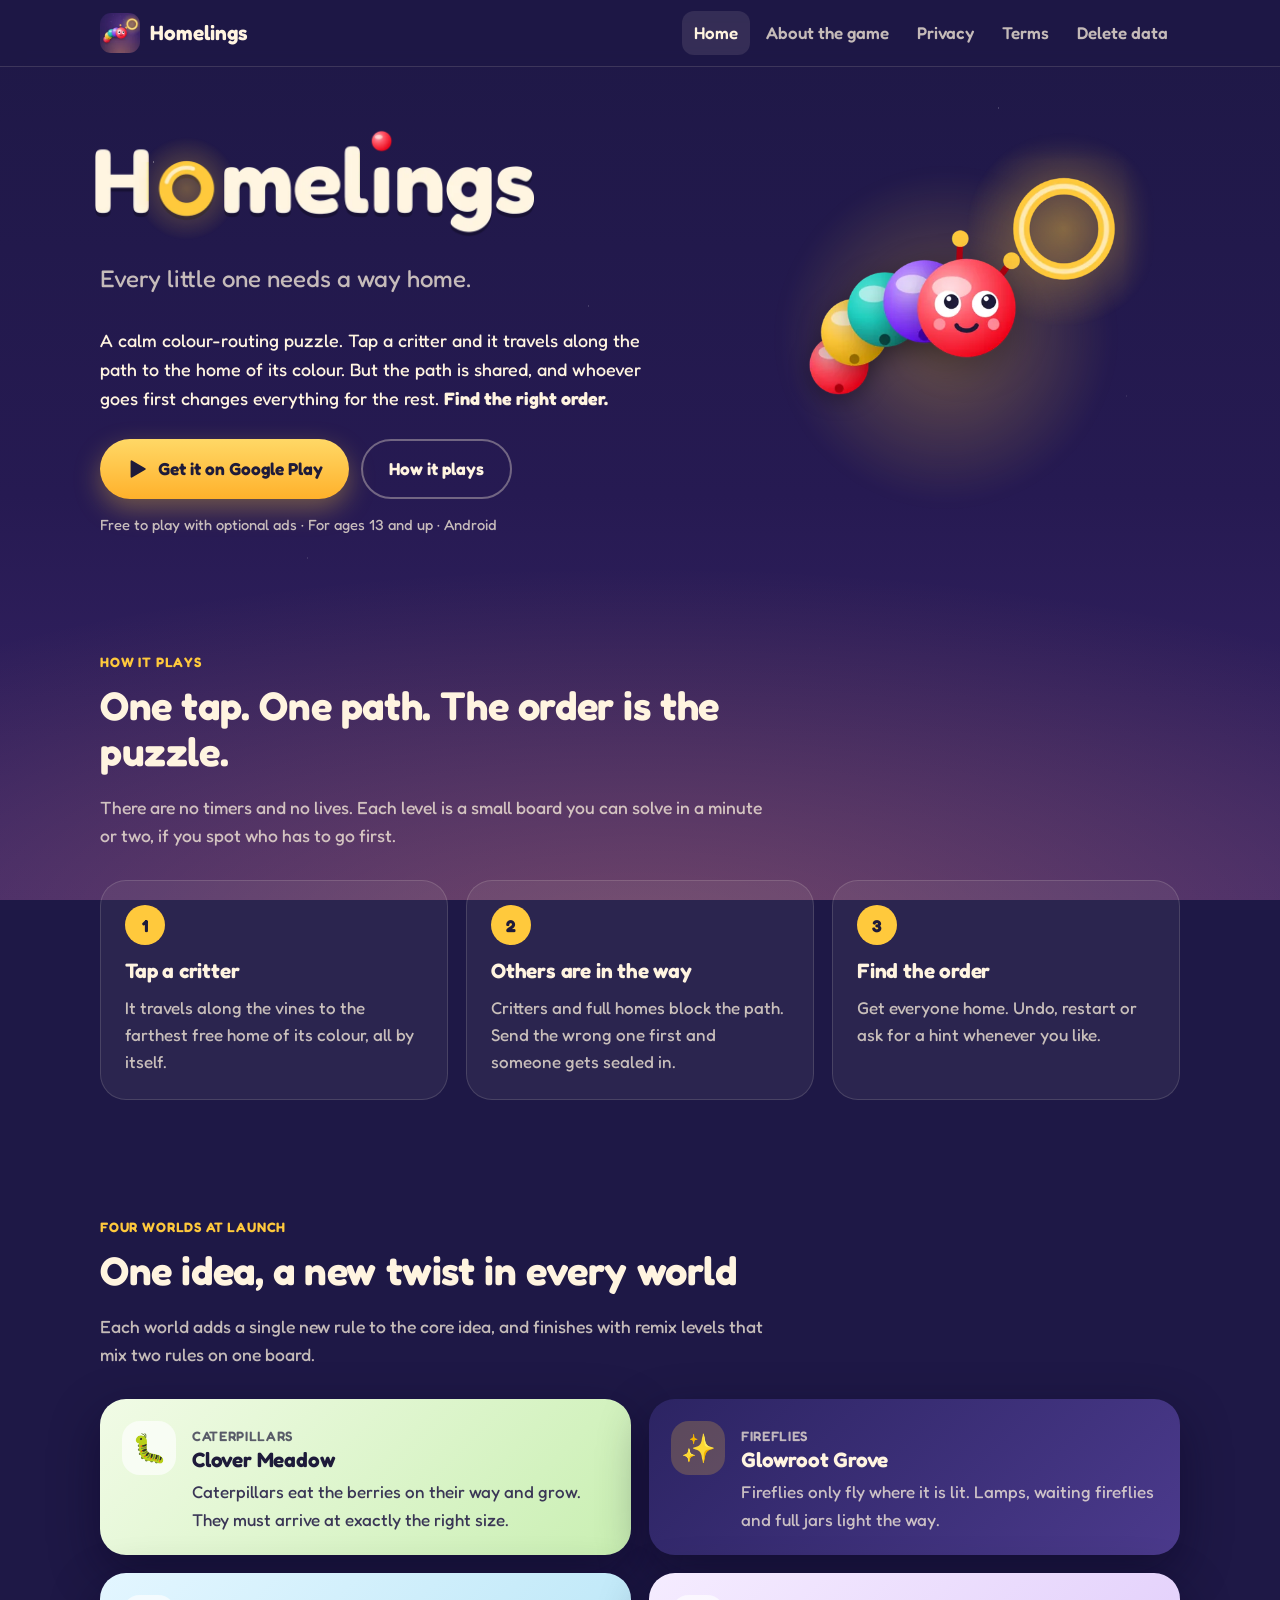
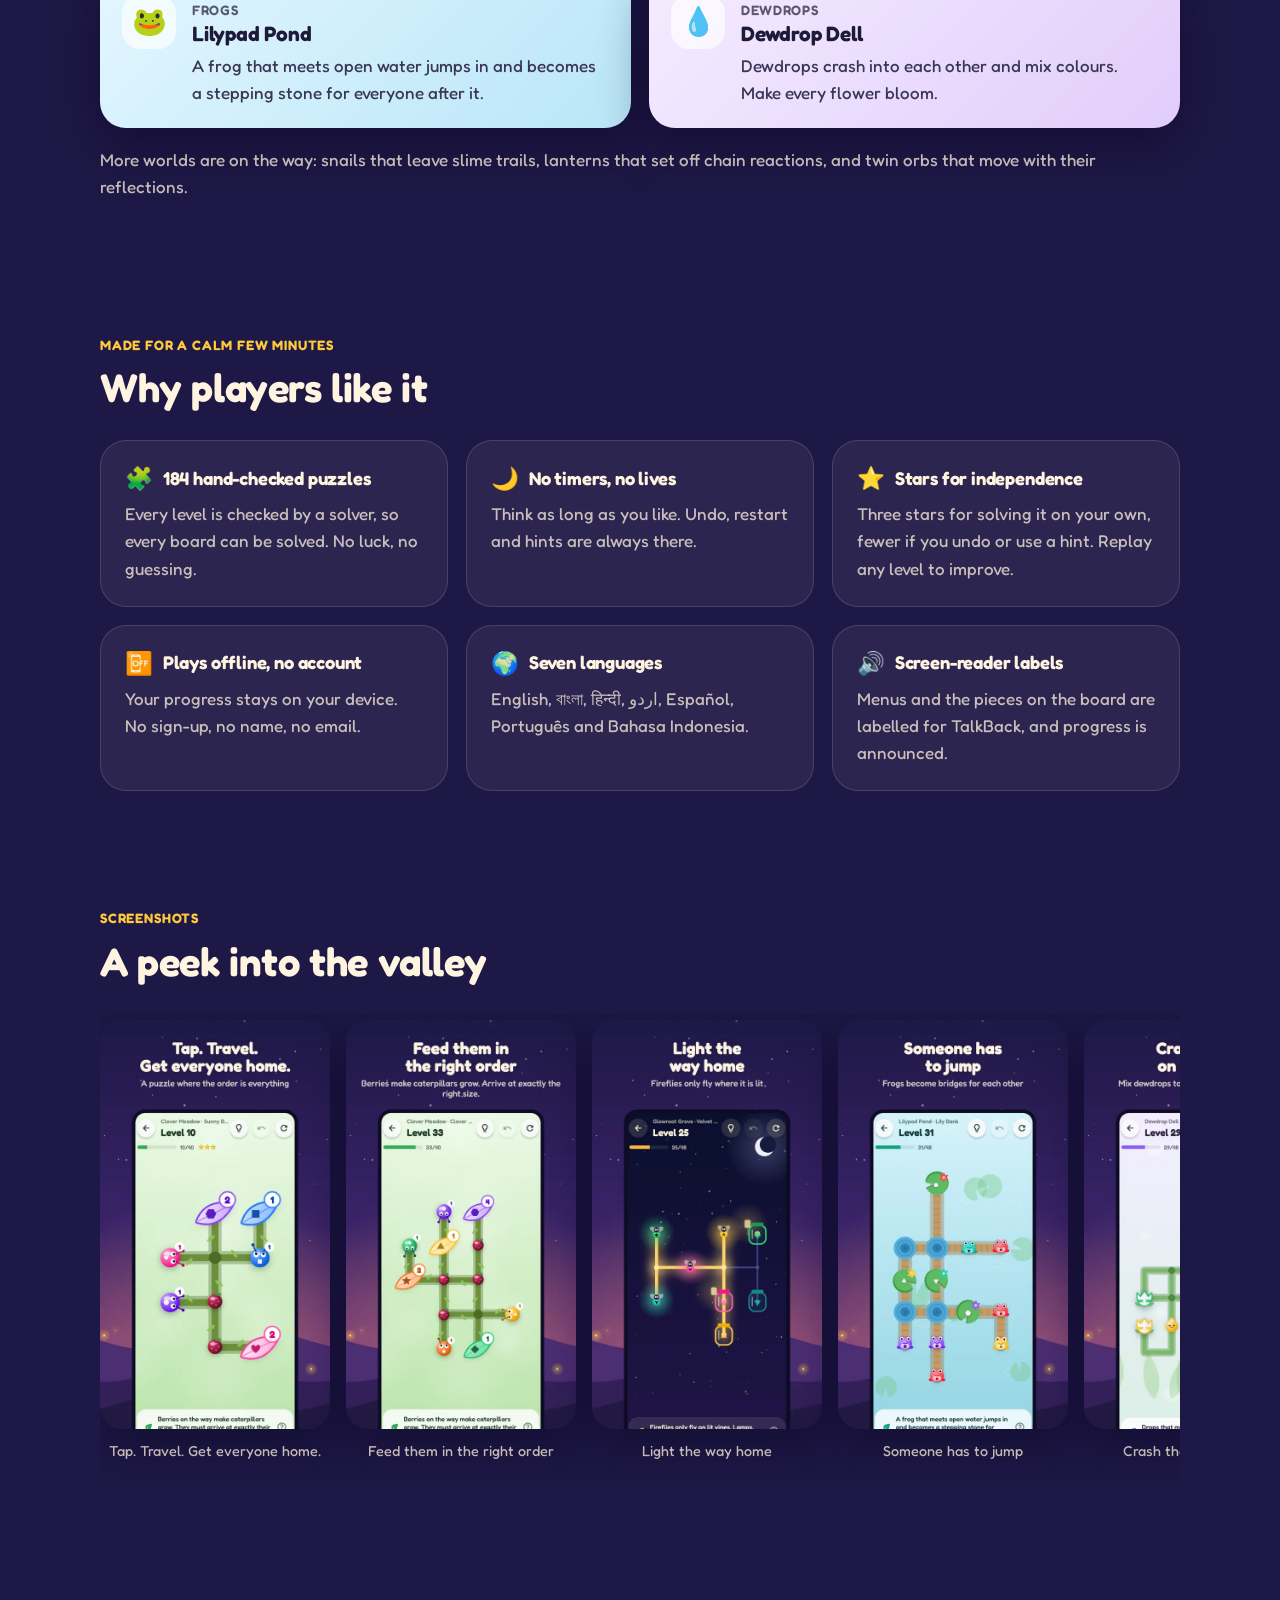
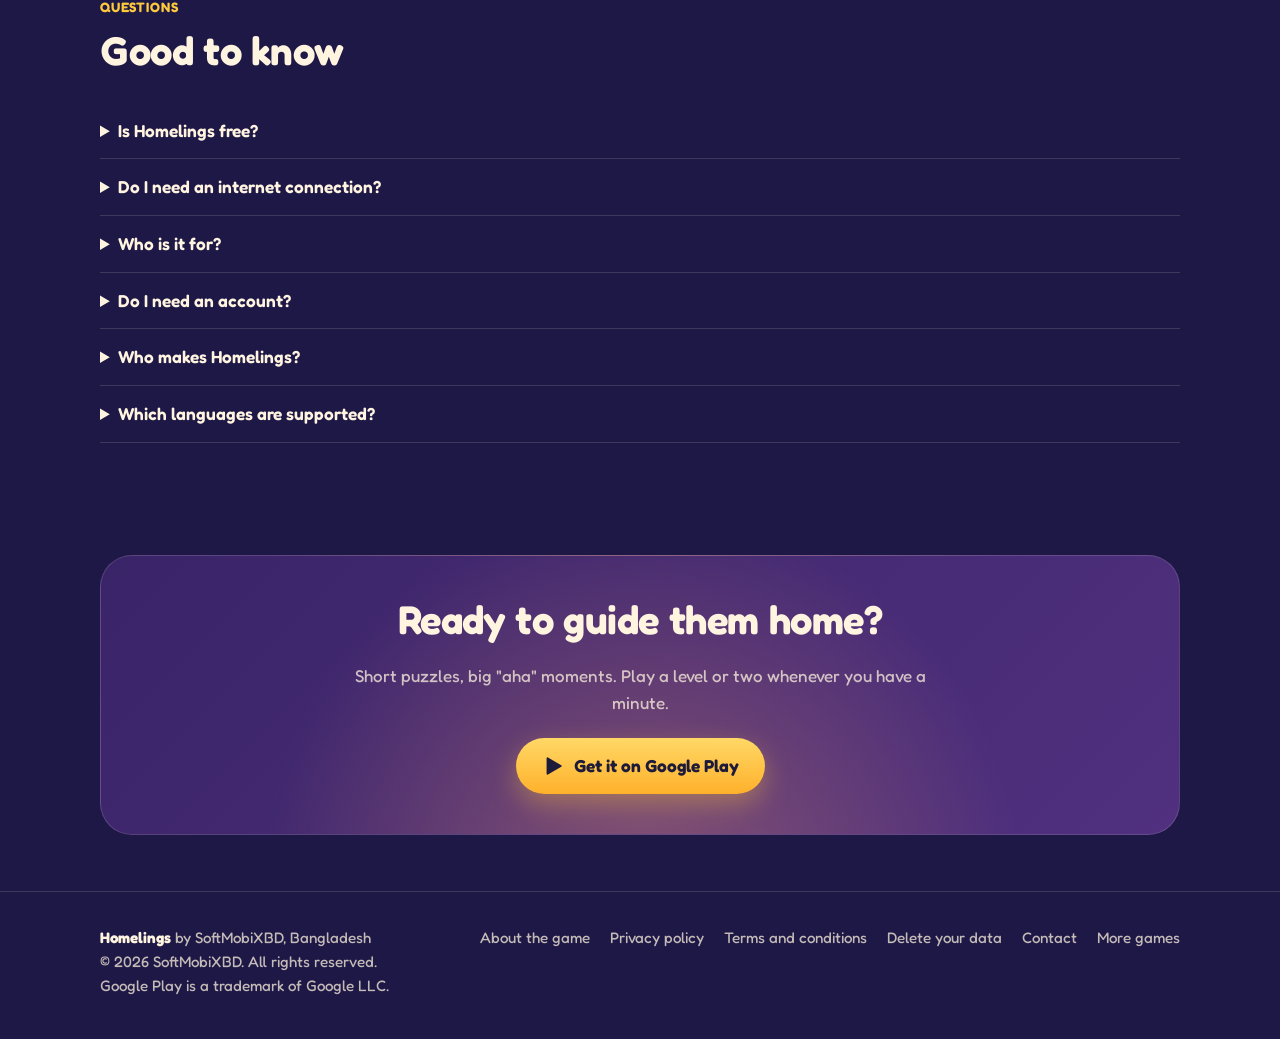
<file: index.html>
<!doctype html>
<html lang="en" class="no-js">
<head>
  <meta charset="utf-8">
  <meta name="viewport" content="width=device-width, initial-scale=1">
  <title>Homelings: a calm colour-routing puzzle game</title>
  <meta name="description" content="Tap a critter and it travels home along a shared path. Whoever goes first changes everything for the rest. 184 hand-checked puzzles in 4 worlds. Free on Google Play.">
  <link rel="canonical" href="https://softmobixbd.github.io/homelings/">
  <meta name="theme-color" content="#1E1846">
  <link rel="icon" type="image/png" sizes="32x32" href="assets/img/favicon-32.png">
  <link rel="apple-touch-icon" href="assets/img/apple-touch-icon.png">
  <meta property="og:type" content="website">
  <meta property="og:title" content="Homelings: every little one needs a way home">
  <meta property="og:description" content="A calm colour-routing puzzle where the order is everything. 184 puzzles in 4 worlds.">
  <meta property="og:url" content="https://softmobixbd.github.io/homelings/">
  <meta property="og:image" content="https://softmobixbd.github.io/homelings/assets/img/og-image.jpg">
  <meta name="twitter:card" content="summary_large_image">
  <link rel="preload" href="assets/fonts/Fredoka.woff2" as="font" type="font/woff2" crossorigin>
  <link rel="stylesheet" href="assets/css/site.css">
</head>
<body>
  <a class="skip" href="#main">Skip to content</a>
  <header class="site-header">
    <div class="wrap">
      <a class="brand" href="index.html"><img src="assets/img/icon-96.webp" alt="" width="40" height="40">Homelings</a>
      <button class="nav-toggle" aria-expanded="false" aria-controls="site-nav">Menu</button>
      <nav class="nav" id="site-nav" aria-label="Main">
        <ul>
          <li><a href="index.html" aria-current="page">Home</a></li>
          <li><a href="about.html">About the game</a></li>
          <li><a href="privacy-policy.html">Privacy</a></li>
          <li><a href="terms.html">Terms</a></li>
          <li><a href="delete-account.html">Delete data</a></li>
        </ul>
      </nav>
    </div>
  </header>

  <main id="main">
    <section class="hero">
      <div class="wrap">
        <div>
          <h1 class="visually-hidden">Homelings</h1>
          <img class="hero-logo" src="assets/img/wordmark-cream.webp" alt="Homelings" width="900" height="252">
          <p class="tagline">Every little one needs a way home.</p>
          <p class="lead">A calm colour-routing puzzle. Tap a critter and it travels along the path to the home of its colour. But the path is shared, and whoever goes first changes everything for the rest. <strong>Find the right order.</strong></p>
          <div class="cta-row">
            <a class="btn btn-gold" href="https://play.google.com/store/apps/details?id=io.homelings.game">
              <svg viewBox="0 0 24 24" aria-hidden="true"><path fill="currentColor" d="M5 3.5v17a1 1 0 0 0 1.5.87l14.5-8.5a1 1 0 0 0 0-1.74L6.5 2.63A1 1 0 0 0 5 3.5z"/></svg>
              Get it on Google Play
            </a>
            <a class="btn btn-ghost" href="#how">How it plays</a>
          </div>
          <p class="small">Free to play with optional ads · For ages 13 and up · Android</p>
        </div>
        <div class="hero-art">
          <img src="assets/img/mascot.webp" alt="The Homelings mascot: a rainbow caterpillar curling toward a golden home ring" width="640" height="640">
        </div>
      </div>
    </section>

    <section id="how">
      <div class="wrap">
        <div class="section-head">
          <span class="eyebrow">How it plays</span>
          <h2>One tap. One path. The order is the puzzle.</h2>
          <p>There are no timers and no lives. Each level is a small board you can solve in a minute or two, if you spot who has to go first.</p>
        </div>
        <ol class="steps" role="list">
          <li class="card step"><h3>Tap a critter</h3><p>It travels along the vines to the farthest free home of its colour, all by itself.</p></li>
          <li class="card step"><h3>Others are in the way</h3><p>Critters and full homes block the path. Send the wrong one first and someone gets sealed in.</p></li>
          <li class="card step"><h3>Find the order</h3><p>Get everyone home. Undo, restart or ask for a hint whenever you like.</p></li>
        </ol>
      </div>
    </section>

    <section id="worlds">
      <div class="wrap">
        <div class="section-head">
          <span class="eyebrow">Four worlds at launch</span>
          <h2>One idea, a new twist in every world</h2>
          <p>Each world adds a single new rule to the core idea, and finishes with remix levels that mix two rules on one board.</p>
        </div>
        <div class="worlds">
          <article class="world w-meadow">
            <div class="dot" aria-hidden="true">🐛</div>
            <div><span class="critters">Caterpillars</span><h3>Clover Meadow</h3><p>Caterpillars eat the berries on their way and grow. They must arrive at exactly the right size.</p></div>
          </article>
          <article class="world w-grove">
            <div class="dot" aria-hidden="true">✨</div>
            <div><span class="critters">Fireflies</span><h3>Glowroot Grove</h3><p>Fireflies only fly where it is lit. Lamps, waiting fireflies and full jars light the way.</p></div>
          </article>
          <article class="world w-pond">
            <div class="dot" aria-hidden="true">🐸</div>
            <div><span class="critters">Frogs</span><h3>Lilypad Pond</h3><p>A frog that meets open water jumps in and becomes a stepping stone for everyone after it.</p></div>
          </article>
          <article class="world w-dell">
            <div class="dot" aria-hidden="true">💧</div>
            <div><span class="critters">Dewdrops</span><h3>Dewdrop Dell</h3><p>Dewdrops crash into each other and mix colours. Make every flower bloom.</p></div>
          </article>
        </div>
        <p class="coming">More worlds are on the way: snails that leave slime trails, lanterns that set off chain reactions, and twin orbs that move with their reflections.</p>
      </div>
    </section>

    <section id="features">
      <div class="wrap">
        <div class="section-head">
          <span class="eyebrow">Made for a calm few minutes</span>
          <h2>Why players like it</h2>
        </div>
        <div class="features">
          <div class="card feature"><h3><span aria-hidden="true">🧩</span>184 hand-checked puzzles</h3><p>Every level is checked by a solver, so every board can be solved. No luck, no guessing.</p></div>
          <div class="card feature"><h3><span aria-hidden="true">🌙</span>No timers, no lives</h3><p>Think as long as you like. Undo, restart and hints are always there.</p></div>
          <div class="card feature"><h3><span aria-hidden="true">⭐</span>Stars for independence</h3><p>Three stars for solving it on your own, fewer if you undo or use a hint. Replay any level to improve.</p></div>
          <div class="card feature"><h3><span aria-hidden="true">📴</span>Plays offline, no account</h3><p>Your progress stays on your device. No sign-up, no name, no email.</p></div>
          <div class="card feature"><h3><span aria-hidden="true">🌍</span>Seven languages</h3><p>English, বাংলা, हिन्दी, اردو, Español, Português and Bahasa Indonesia.</p></div>
          <div class="card feature"><h3><span aria-hidden="true">🔊</span>Screen-reader labels</h3><p>Menus and the pieces on the board are labelled for TalkBack, and progress is announced.</p></div>
        </div>
      </div>
    </section>

    <section id="screens" aria-label="Screenshots">
      <div class="wrap">
        <div class="section-head">
          <span class="eyebrow">Screenshots</span>
          <h2>A peek into the valley</h2>
        </div>
        <div class="shots" tabindex="0" aria-label="Screenshots, scroll sideways">
          <figure><img src="assets/img/screen-1.webp" alt="A Clover Meadow level with caterpillars, berries and numbered leaves" width="540" height="960" loading="lazy"><figcaption>Tap. Travel. Get everyone home.</figcaption></figure>
          <figure><img src="assets/img/screen-2.webp" alt="A larger meadow board where berries make caterpillars grow" width="540" height="960" loading="lazy"><figcaption>Feed them in the right order</figcaption></figure>
          <figure><img src="assets/img/screen-3.webp" alt="Glowroot Grove at night: fireflies on lit vines and glowing jars" width="540" height="960" loading="lazy"><figcaption>Light the way home</figcaption></figure>
          <figure><img src="assets/img/screen-4.webp" alt="Lilypad Pond with frogs, lily pads and open water" width="540" height="960" loading="lazy"><figcaption>Someone has to jump</figcaption></figure>
          <figure><img src="assets/img/screen-5.webp" alt="Dewdrop Dell with dewdrops and flower buds on green stems" width="540" height="960" loading="lazy"><figcaption>Crash them on purpose</figcaption></figure>
          <figure><img src="assets/img/screen-6.webp" alt="The Homelings title screen with the mascot and the world list" width="540" height="960" loading="lazy"><figcaption>One valley, many rules</figcaption></figure>
        </div>
      </div>
    </section>

    <section id="faq">
      <div class="wrap faq">
        <div class="section-head"><span class="eyebrow">Questions</span><h2>Good to know</h2></div>
        <details><summary>Is Homelings free?</summary><p>Yes. The game is free to play with ads: a small banner on the level list and an occasional ad between levels (never in the middle of a level). You can watch an optional short video to get extra hints. A one-time "Remove ads" purchase turns off the banner and the between-level ads.</p></details>
        <details><summary>Do I need an internet connection?</summary><p>No. Every puzzle plays offline. Ads, crash reports and game statistics only work when you are online.</p></details>
        <details><summary>Who is it for?</summary><p>Homelings is a logic puzzle for players aged 13 and up. It is not designed for young children.</p></details>
        <details><summary>Do I need an account?</summary><p>No. There are no accounts. Your progress is saved on your device only. See <a href="privacy-policy.html">how data is handled</a>.</p></details>
        <details><summary>Who makes Homelings?</summary><p><a href="https://softmobixbd.github.io/">SoftMobiXBD</a>, a small independent game studio in Bangladesh. You can find our other games on <a href="https://play.google.com/store/apps/dev?id=7053712719790962072">Google Play</a>. For questions or feedback, write to <a href="mailto:softmobixbd@gmail.com">softmobixbd@gmail.com</a>.</p></details>
        <details><summary>Which languages are supported?</summary><p>English, Bangla, Hindi, Urdu, Spanish, Portuguese (Brazil) and Indonesian. The game follows your phone's language, and you can change it in Settings.</p></details>
      </div>
    </section>

    <section>
      <div class="wrap">
        <div class="band">
          <h2>Ready to guide them home?</h2>
          <p>Short puzzles, big "aha" moments. Play a level or two whenever you have a minute.</p>
          <a class="btn btn-gold" href="https://play.google.com/store/apps/details?id=io.homelings.game">
            <svg viewBox="0 0 24 24" aria-hidden="true"><path fill="currentColor" d="M5 3.5v17a1 1 0 0 0 1.5.87l14.5-8.5a1 1 0 0 0 0-1.74L6.5 2.63A1 1 0 0 0 5 3.5z"/></svg>
            Get it on Google Play
          </a>
        </div>
      </div>
    </section>
  </main>

  <footer class="site-footer">
    <div class="wrap">
      <div>
        <strong style="color:var(--cream)">Homelings</strong> by <a href="https://softmobixbd.github.io/">SoftMobiXBD</a>, Bangladesh<br>
        © <span data-year>2026</span> SoftMobiXBD. All rights reserved.<br>
        Google Play is a trademark of Google LLC.
      </div>
      <nav aria-label="Footer">
        <ul>
          <li><a href="about.html">About the game</a></li>
          <li><a href="privacy-policy.html">Privacy policy</a></li>
          <li><a href="terms.html">Terms and conditions</a></li>
          <li><a href="delete-account.html">Delete your data</a></li>
          <li><a href="mailto:softmobixbd@gmail.com">Contact</a></li>
          <li><a href="https://softmobixbd.github.io/">More games</a></li>
        </ul>
      </nav>
    </div>
  </footer>
  <script src="assets/js/site.js" defer></script>
</body>
</html>
</file>
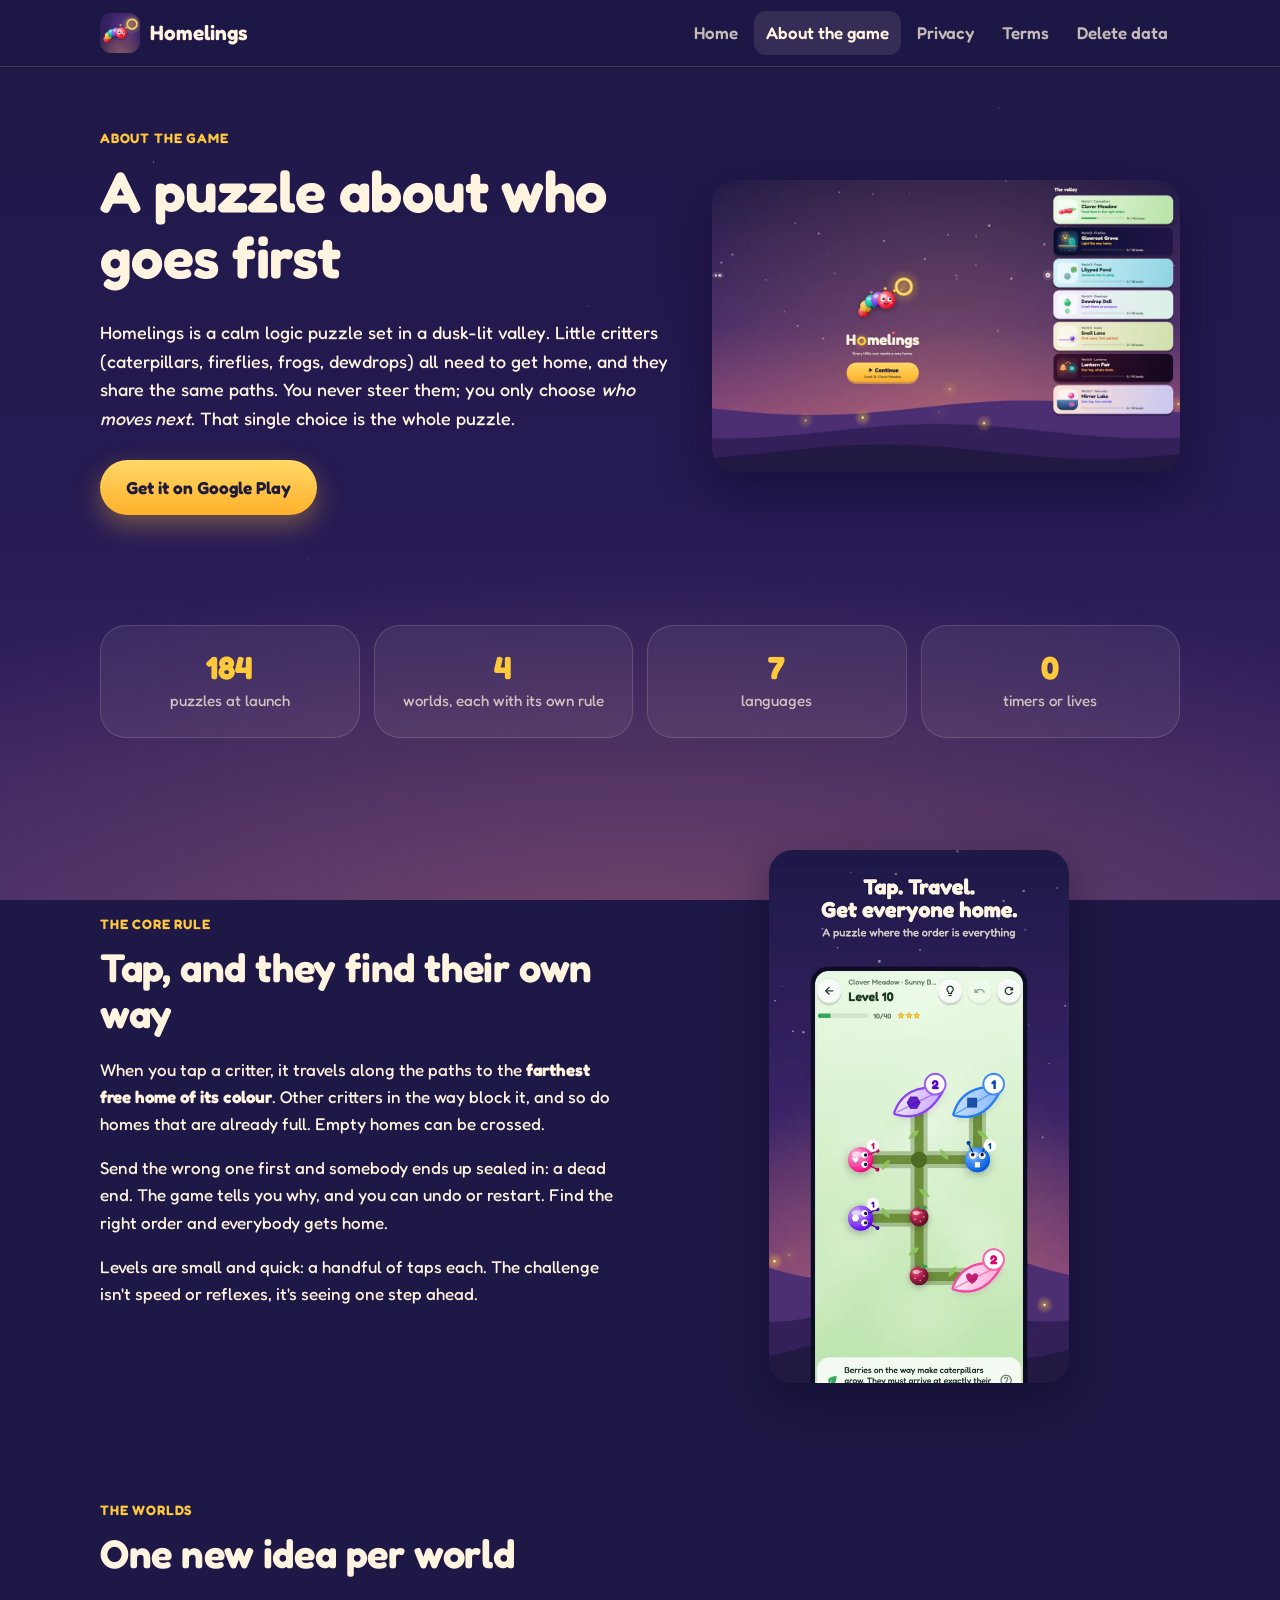
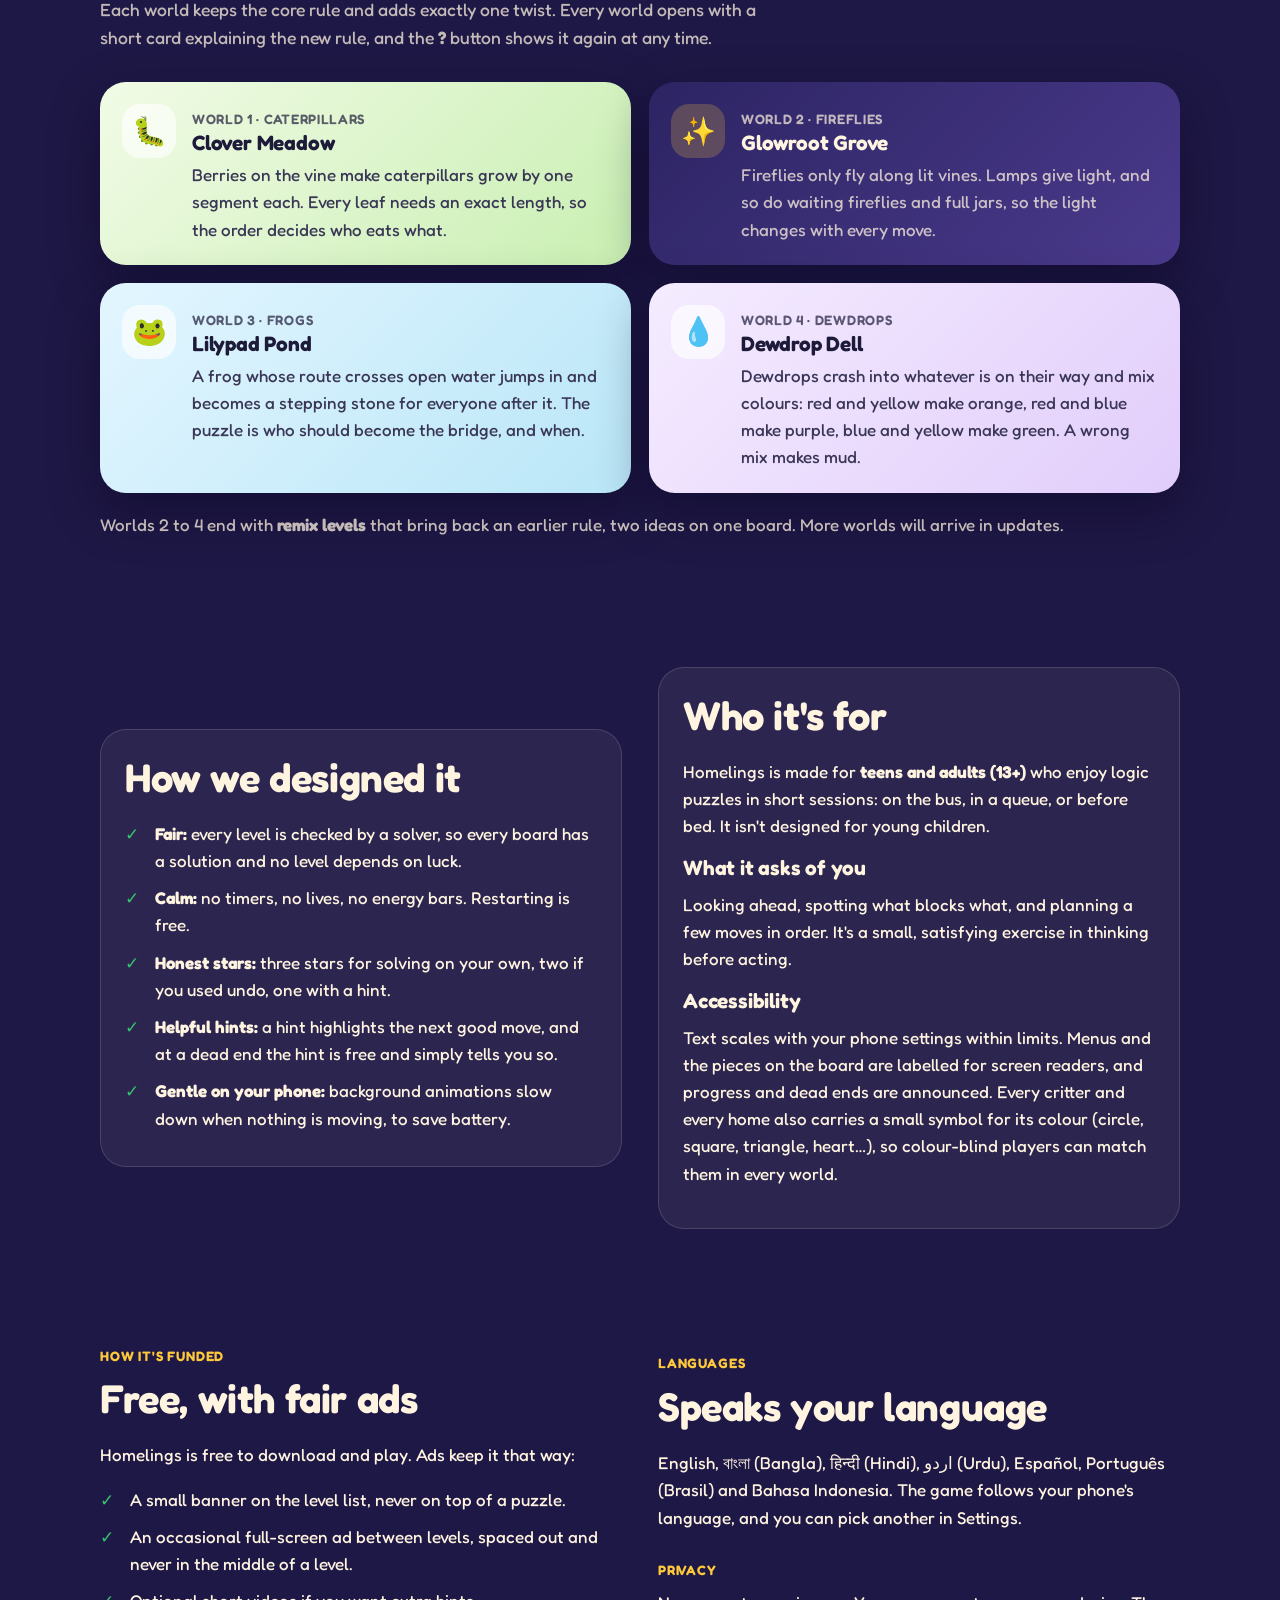
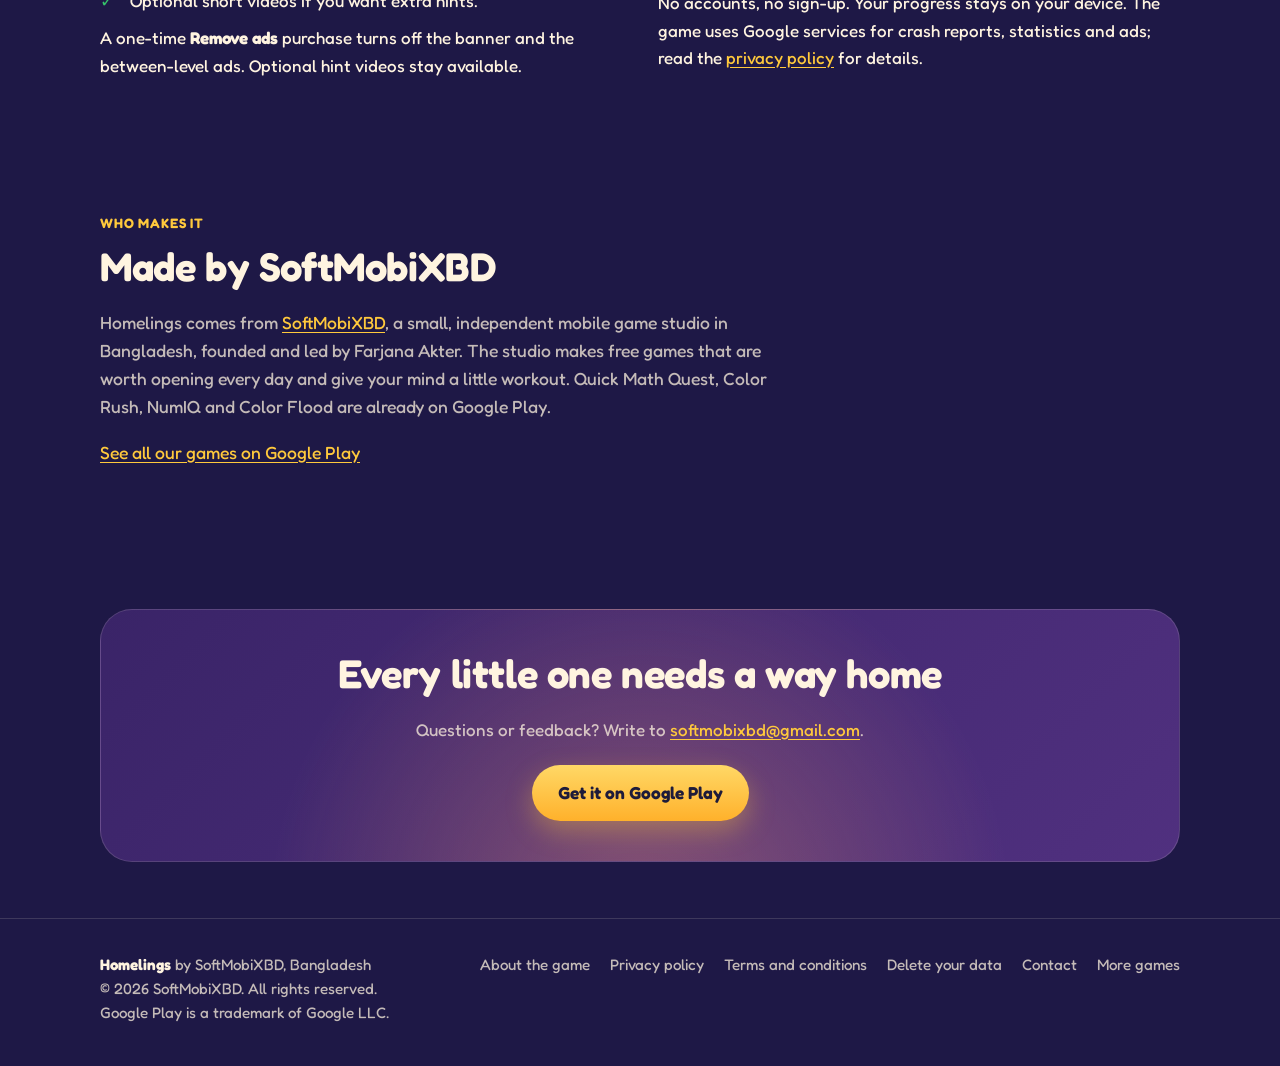
<file: about.html>
<!doctype html>
<html lang="en" class="no-js">
<head>
  <meta charset="utf-8">
  <meta name="viewport" content="width=device-width, initial-scale=1">
  <title>About the game: Homelings</title>
  <meta name="description" content="What Homelings is, how it plays, its worlds and rules, and the ideas behind it: a calm, fair logic puzzle about finding the right order.">
  <link rel="canonical" href="https://softmobixbd.github.io/homelings/about.html">
  <meta name="theme-color" content="#1E1846">
  <link rel="icon" type="image/png" sizes="32x32" href="assets/img/favicon-32.png">
  <link rel="apple-touch-icon" href="assets/img/apple-touch-icon.png">
  <meta property="og:title" content="About Homelings">
  <meta property="og:url" content="https://softmobixbd.github.io/homelings/about.html">
  <meta property="og:image" content="https://softmobixbd.github.io/homelings/assets/img/og-image.jpg">
  <link rel="preload" href="assets/fonts/Fredoka.woff2" as="font" type="font/woff2" crossorigin>
  <link rel="stylesheet" href="assets/css/site.css">
</head>
<body>
  <a class="skip" href="#main">Skip to content</a>
  <header class="site-header">
    <div class="wrap">
      <a class="brand" href="index.html"><img src="assets/img/icon-96.webp" alt="" width="40" height="40">Homelings</a>
      <button class="nav-toggle" aria-expanded="false" aria-controls="site-nav">Menu</button>
      <nav class="nav" id="site-nav" aria-label="Main">
        <ul>
          <li><a href="index.html">Home</a></li>
          <li><a href="about.html" aria-current="page">About the game</a></li>
          <li><a href="privacy-policy.html">Privacy</a></li>
          <li><a href="terms.html">Terms</a></li>
          <li><a href="delete-account.html">Delete data</a></li>
        </ul>
      </nav>
    </div>
  </header>

  <main id="main">
    <section class="hero">
      <div class="wrap split">
        <div>
          <span class="eyebrow">About the game</span>
          <h1>A puzzle about who goes first</h1>
          <p class="lead">Homelings is a calm logic puzzle set in a dusk-lit valley. Little critters (caterpillars, fireflies, frogs, dewdrops) all need to get home, and they share the same paths. You never steer them; you only choose <em>who moves next</em>. That single choice is the whole puzzle.</p>
          <div class="cta-row">
            <a class="btn btn-gold" href="https://play.google.com/store/apps/details?id=io.homelings.game">Get it on Google Play</a>
          </div>
        </div>
        <img class="rounded" src="assets/img/tablet-1.webp" alt="Homelings on a tablet in landscape, with the board and a side panel" width="1200" height="750" loading="lazy">
      </div>
    </section>

    <section aria-label="Key facts">
      <div class="wrap">
        <div class="facts">
          <div class="card fact"><strong>184</strong><span>puzzles at launch</span></div>
          <div class="card fact"><strong>4</strong><span>worlds, each with its own rule</span></div>
          <div class="card fact"><strong>7</strong><span>languages</span></div>
          <div class="card fact"><strong>0</strong><span>timers or lives</span></div>
        </div>
      </div>
    </section>

    <section>
      <div class="wrap split">
        <div>
          <span class="eyebrow">The core rule</span>
          <h2>Tap, and they find their own way</h2>
          <p>When you tap a critter, it travels along the paths to the <strong>farthest free home of its colour</strong>. Other critters in the way block it, and so do homes that are already full. Empty homes can be crossed.</p>
          <p>Send the wrong one first and somebody ends up sealed in: a dead end. The game tells you why, and you can undo or restart. Find the right order and everybody gets home.</p>
          <p>Levels are small and quick: a handful of taps each. The challenge isn't speed or reflexes, it's seeing one step ahead.</p>
        </div>
        <img class="rounded" src="assets/img/screen-1.webp" alt="A meadow board: caterpillars of different colours on shared vines, each with a leaf of its colour" width="540" height="960" loading="lazy" style="max-width:300px;justify-self:center">
      </div>
    </section>

    <section>
      <div class="wrap">
        <div class="section-head">
          <span class="eyebrow">The worlds</span>
          <h2>One new idea per world</h2>
          <p>Each world keeps the core rule and adds exactly one twist. Every world opens with a short card explaining the new rule, and the <strong>?</strong> button shows it again at any time.</p>
        </div>
        <div class="worlds">
          <article class="world w-meadow"><div class="dot" aria-hidden="true">🐛</div><div><span class="critters">World 1 · Caterpillars</span><h3>Clover Meadow</h3><p>Berries on the vine make caterpillars grow by one segment each. Every leaf needs an exact length, so the order decides who eats what.</p></div></article>
          <article class="world w-grove"><div class="dot" aria-hidden="true">✨</div><div><span class="critters">World 2 · Fireflies</span><h3>Glowroot Grove</h3><p>Fireflies only fly along lit vines. Lamps give light, and so do waiting fireflies and full jars, so the light changes with every move.</p></div></article>
          <article class="world w-pond"><div class="dot" aria-hidden="true">🐸</div><div><span class="critters">World 3 · Frogs</span><h3>Lilypad Pond</h3><p>A frog whose route crosses open water jumps in and becomes a stepping stone for everyone after it. The puzzle is who should become the bridge, and when.</p></div></article>
          <article class="world w-dell"><div class="dot" aria-hidden="true">💧</div><div><span class="critters">World 4 · Dewdrops</span><h3>Dewdrop Dell</h3><p>Dewdrops crash into whatever is on their way and mix colours: red and yellow make orange, red and blue make purple, blue and yellow make green. A wrong mix makes mud.</p></div></article>
        </div>
        <p class="coming">Worlds 2 to 4 end with <strong>remix levels</strong> that bring back an earlier rule, two ideas on one board. More worlds will arrive in updates.</p>
      </div>
    </section>

    <section>
      <div class="wrap split">
        <div class="card">
          <h2>How we designed it</h2>
          <ul class="ticks">
            <li><strong>Fair:</strong> every level is checked by a solver, so every board has a solution and no level depends on luck.</li>
            <li><strong>Calm:</strong> no timers, no lives, no energy bars. Restarting is free.</li>
            <li><strong>Honest stars:</strong> three stars for solving on your own, two if you used undo, one with a hint.</li>
            <li><strong>Helpful hints:</strong> a hint highlights the next good move, and at a dead end the hint is free and simply tells you so.</li>
            <li><strong>Gentle on your phone:</strong> background animations slow down when nothing is moving, to save battery.</li>
          </ul>
        </div>
        <div class="card">
          <h2>Who it's for</h2>
          <p>Homelings is made for <strong>teens and adults (13+)</strong> who enjoy logic puzzles in short sessions: on the bus, in a queue, or before bed. It isn't designed for young children.</p>
          <h3>What it asks of you</h3>
          <p>Looking ahead, spotting what blocks what, and planning a few moves in order. It's a small, satisfying exercise in thinking before acting.</p>
          <h3>Accessibility</h3>
          <p>Text scales with your phone settings within limits. Menus and the pieces on the board are labelled for screen readers, and progress and dead ends are announced. Every critter and every home also carries a small symbol for its colour (circle, square, triangle, heart…), so colour-blind players can match them in every world.</p>
        </div>
      </div>
    </section>

    <section>
      <div class="wrap split">
        <div>
          <span class="eyebrow">How it's funded</span>
          <h2>Free, with fair ads</h2>
          <p>Homelings is free to download and play. Ads keep it that way:</p>
          <ul class="ticks">
            <li>A small banner on the level list, never on top of a puzzle.</li>
            <li>An occasional full-screen ad between levels, spaced out and never in the middle of a level.</li>
            <li>Optional short videos if you want extra hints.</li>
          </ul>
          <p>A one-time <strong>Remove ads</strong> purchase turns off the banner and the between-level ads. Optional hint videos stay available.</p>
        </div>
        <div>
          <span class="eyebrow">Languages</span>
          <h2>Speaks your language</h2>
          <p>English, বাংলা (Bangla), हिन्दी (Hindi), اردو (Urdu), Español, Português (Brasil) and Bahasa Indonesia. The game follows your phone's language, and you can pick another in Settings.</p>
          <span class="eyebrow" style="margin-top:12px">Privacy</span>
          <p>No accounts, no sign-up. Your progress stays on your device. The game uses Google services for crash reports, statistics and ads; read the <a href="privacy-policy.html">privacy policy</a> for details.</p>
        </div>
      </div>
    </section>

    <section>
      <div class="wrap">
        <div class="section-head">
          <span class="eyebrow">Who makes it</span>
          <h2>Made by SoftMobiXBD</h2>
          <p>Homelings comes from <a href="https://softmobixbd.github.io/">SoftMobiXBD</a>, a small, independent mobile game studio in Bangladesh, founded and led by Farjana Akter. The studio makes free games that are worth opening every day and give your mind a little workout. Quick Math Quest, Color Rush, NumIQ and Color Flood are already on Google Play.</p>
          <p><a href="https://play.google.com/store/apps/dev?id=7053712719790962072">See all our games on Google Play</a></p>
        </div>
      </div>
    </section>

    <section>
      <div class="wrap">
        <div class="band">
          <h2>Every little one needs a way home</h2>
          <p>Questions or feedback? Write to <a href="mailto:softmobixbd@gmail.com">softmobixbd@gmail.com</a>.</p>
          <a class="btn btn-gold" href="https://play.google.com/store/apps/details?id=io.homelings.game">Get it on Google Play</a>
        </div>
      </div>
    </section>
  </main>

  <footer class="site-footer">
    <div class="wrap">
      <div>
        <strong style="color:var(--cream)">Homelings</strong> by <a href="https://softmobixbd.github.io/">SoftMobiXBD</a>, Bangladesh<br>
        © <span data-year>2026</span> SoftMobiXBD. All rights reserved.<br>
        Google Play is a trademark of Google LLC.
      </div>
      <nav aria-label="Footer">
        <ul>
          <li><a href="about.html">About the game</a></li>
          <li><a href="privacy-policy.html">Privacy policy</a></li>
          <li><a href="terms.html">Terms and conditions</a></li>
          <li><a href="delete-account.html">Delete your data</a></li>
          <li><a href="mailto:softmobixbd@gmail.com">Contact</a></li>
          <li><a href="https://softmobixbd.github.io/">More games</a></li>
        </ul>
      </nav>
    </div>
  </footer>
  <script src="assets/js/site.js" defer></script>
</body>
</html>
</file>
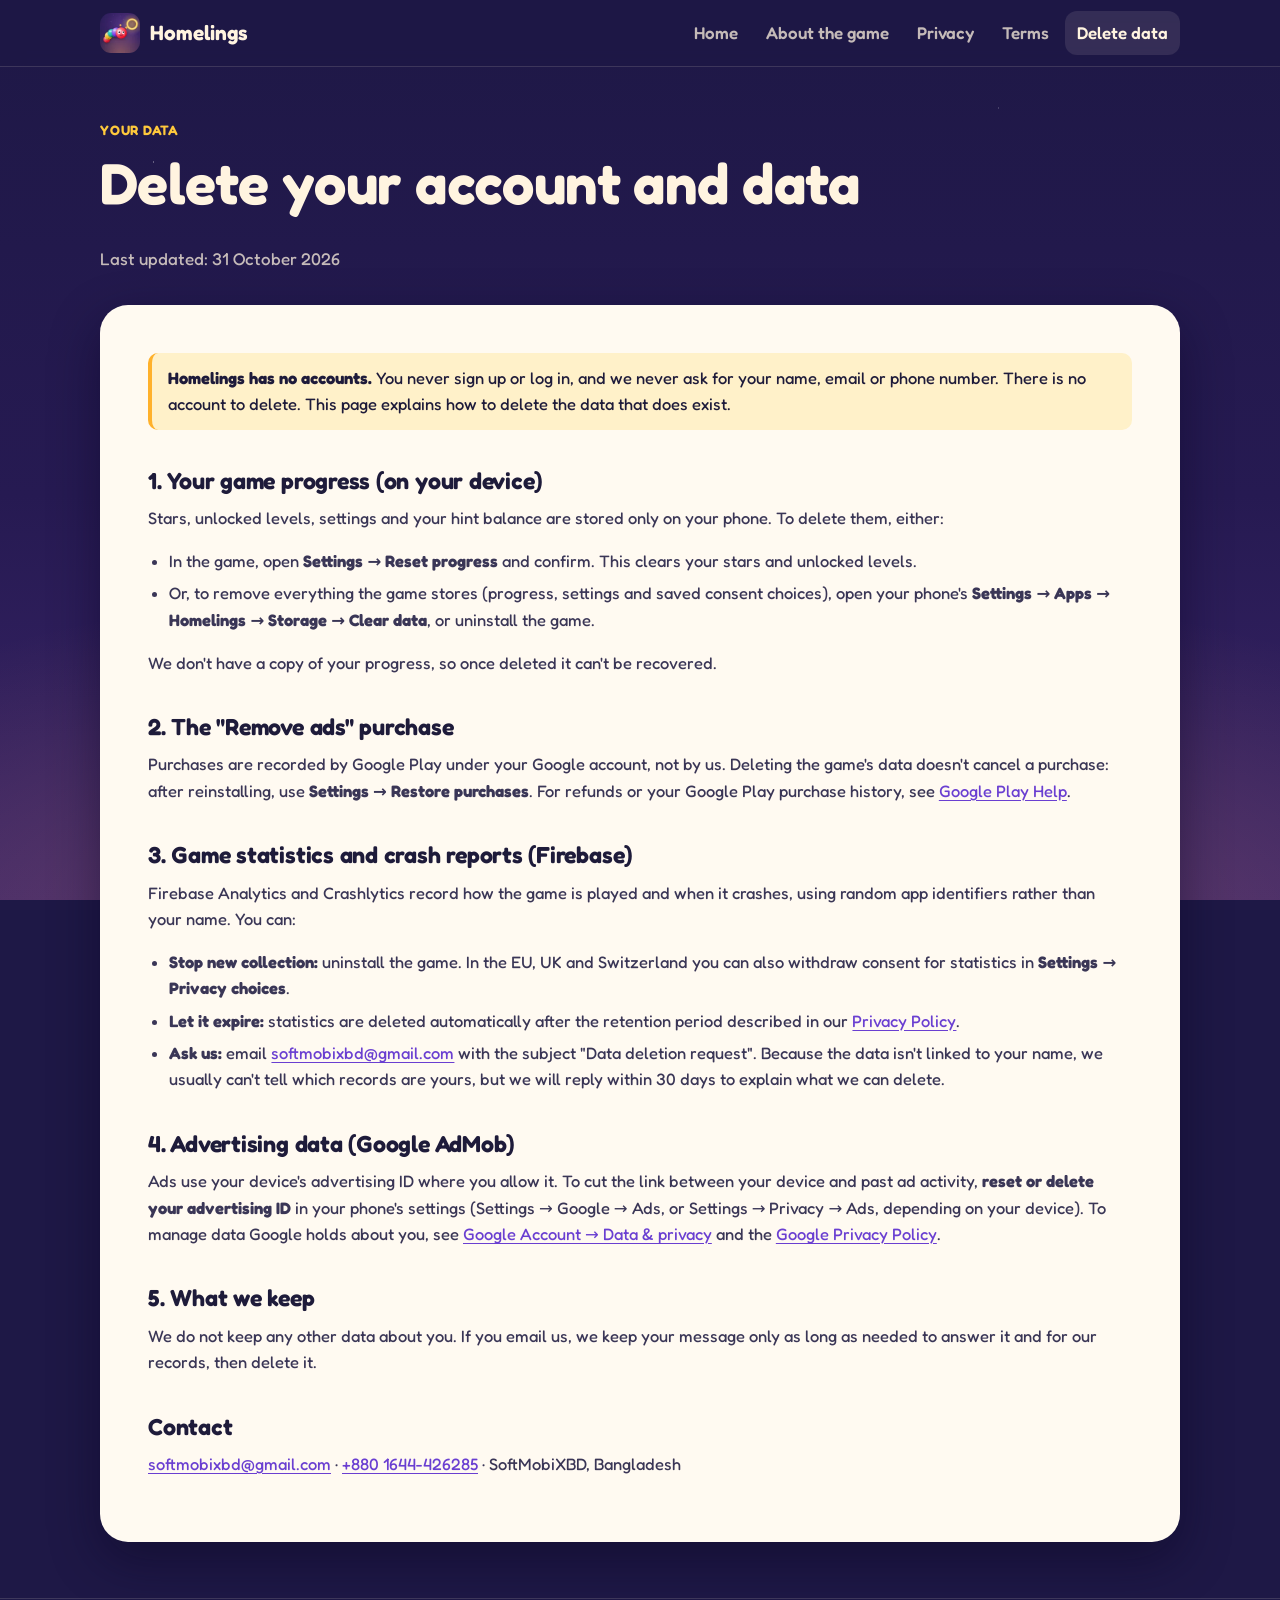
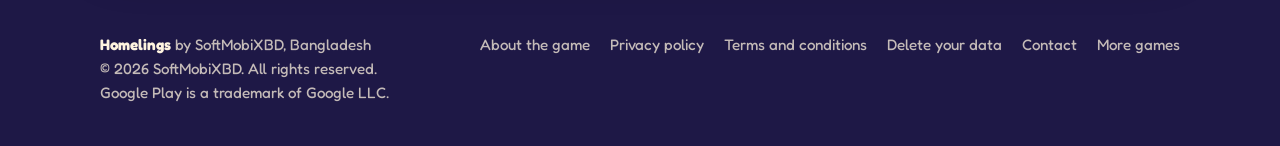
<file: delete-account.html>
<!doctype html>
<html lang="en" class="no-js">
<head>
  <meta charset="utf-8">
  <meta name="viewport" content="width=device-width, initial-scale=1">
  <title>Delete your data: Homelings</title>
  <meta name="description" content="Homelings has no accounts. How to delete your game progress, purchases, statistics and advertising data.">
  <link rel="canonical" href="https://softmobixbd.github.io/homelings/delete-account.html">
  <meta name="theme-color" content="#1E1846">
  <link rel="icon" type="image/png" sizes="32x32" href="assets/img/favicon-32.png">
  <link rel="apple-touch-icon" href="assets/img/apple-touch-icon.png">
  <link rel="preload" href="assets/fonts/Fredoka.woff2" as="font" type="font/woff2" crossorigin>
  <link rel="stylesheet" href="assets/css/site.css">
</head>
<body>
  <a class="skip" href="#main">Skip to content</a>
  <header class="site-header">
    <div class="wrap">
      <a class="brand" href="index.html"><img src="assets/img/icon-96.webp" alt="" width="40" height="40">Homelings</a>
      <button class="nav-toggle" aria-expanded="false" aria-controls="site-nav">Menu</button>
      <nav class="nav" id="site-nav" aria-label="Main">
        <ul>
          <li><a href="index.html">Home</a></li>
          <li><a href="about.html">About the game</a></li>
          <li><a href="privacy-policy.html">Privacy</a></li>
          <li><a href="terms.html">Terms</a></li>
          <li><a href="delete-account.html" aria-current="page">Delete data</a></li>
        </ul>
      </nav>
    </div>
  </header>

  <main id="main" class="wrap">
    <div class="legal-hero">
      <span class="eyebrow">Your data</span>
      <h1>Delete your account and data</h1>
      <p>Last updated: 31 October 2026</p>
    </div>

    <article class="paper">
      <p class="note"><strong>Homelings has no accounts.</strong> You never sign up or log in, and we never ask for your name, email or phone number. There is no account to delete. This page explains how to delete the data that does exist.</p>

      <h2>1. Your game progress (on your device)</h2>
      <p>Stars, unlocked levels, settings and your hint balance are stored only on your phone. To delete them, either:</p>
      <ul>
        <li>In the game, open <strong>Settings → Reset progress</strong> and confirm. This clears your stars and unlocked levels.</li>
        <li>Or, to remove everything the game stores (progress, settings and saved consent choices), open your phone's <strong>Settings → Apps → Homelings → Storage → Clear data</strong>, or uninstall the game.</li>
      </ul>
      <p>We don't have a copy of your progress, so once deleted it can't be recovered.</p>

      <h2>2. The "Remove ads" purchase</h2>
      <p>Purchases are recorded by Google Play under your Google account, not by us. Deleting the game's data doesn't cancel a purchase: after reinstalling, use <strong>Settings → Restore purchases</strong>. For refunds or your Google Play purchase history, see <a href="https://support.google.com/googleplay/answer/2479637" rel="noopener">Google Play Help</a>.</p>

      <h2>3. Game statistics and crash reports (Firebase)</h2>
      <p>Firebase Analytics and Crashlytics record how the game is played and when it crashes, using random app identifiers rather than your name. You can:</p>
      <ul>
        <li><strong>Stop new collection:</strong> uninstall the game. In the EU, UK and Switzerland you can also withdraw consent for statistics in <strong>Settings → Privacy choices</strong>.</li>
        <li><strong>Let it expire:</strong> statistics are deleted automatically after the retention period described in our <a href="privacy-policy.html#retention">Privacy Policy</a>.</li>
        <li><strong>Ask us:</strong> email <a href="mailto:softmobixbd@gmail.com?subject=Homelings%20data%20deletion%20request">softmobixbd@gmail.com</a> with the subject "Data deletion request". Because the data isn't linked to your name, we usually can't tell which records are yours, but we will reply within 30 days to explain what we can delete.</li>
      </ul>

      <h2>4. Advertising data (Google AdMob)</h2>
      <p>Ads use your device's advertising ID where you allow it. To cut the link between your device and past ad activity, <strong>reset or delete your advertising ID</strong> in your phone's settings (Settings → Google → Ads, or Settings → Privacy → Ads, depending on your device). To manage data Google holds about you, see <a href="https://myaccount.google.com/data-and-privacy" rel="noopener">Google Account → Data &amp; privacy</a> and the <a href="https://policies.google.com/privacy" rel="noopener">Google Privacy Policy</a>.</p>

      <h2>5. What we keep</h2>
      <p>We do not keep any other data about you. If you email us, we keep your message only as long as needed to answer it and for our records, then delete it.</p>

      <h2>Contact</h2>
      <p><a href="mailto:softmobixbd@gmail.com">softmobixbd@gmail.com</a> · <a href="tel:+8801644426285">+880 1644-426285</a> · SoftMobiXBD, Bangladesh</p>
    </article>
  </main>

  <footer class="site-footer">
    <div class="wrap">
      <div>
        <strong style="color:var(--cream)">Homelings</strong> by <a href="https://softmobixbd.github.io/">SoftMobiXBD</a>, Bangladesh<br>
        © <span data-year>2026</span> SoftMobiXBD. All rights reserved.<br>
        Google Play is a trademark of Google LLC.
      </div>
      <nav aria-label="Footer">
        <ul>
          <li><a href="about.html">About the game</a></li>
          <li><a href="privacy-policy.html">Privacy policy</a></li>
          <li><a href="terms.html">Terms and conditions</a></li>
          <li><a href="delete-account.html">Delete your data</a></li>
          <li><a href="mailto:softmobixbd@gmail.com">Contact</a></li>
          <li><a href="https://softmobixbd.github.io/">More games</a></li>
        </ul>
      </nav>
    </div>
  </footer>
  <script src="assets/js/site.js" defer></script>
</body>
</html>
</file>
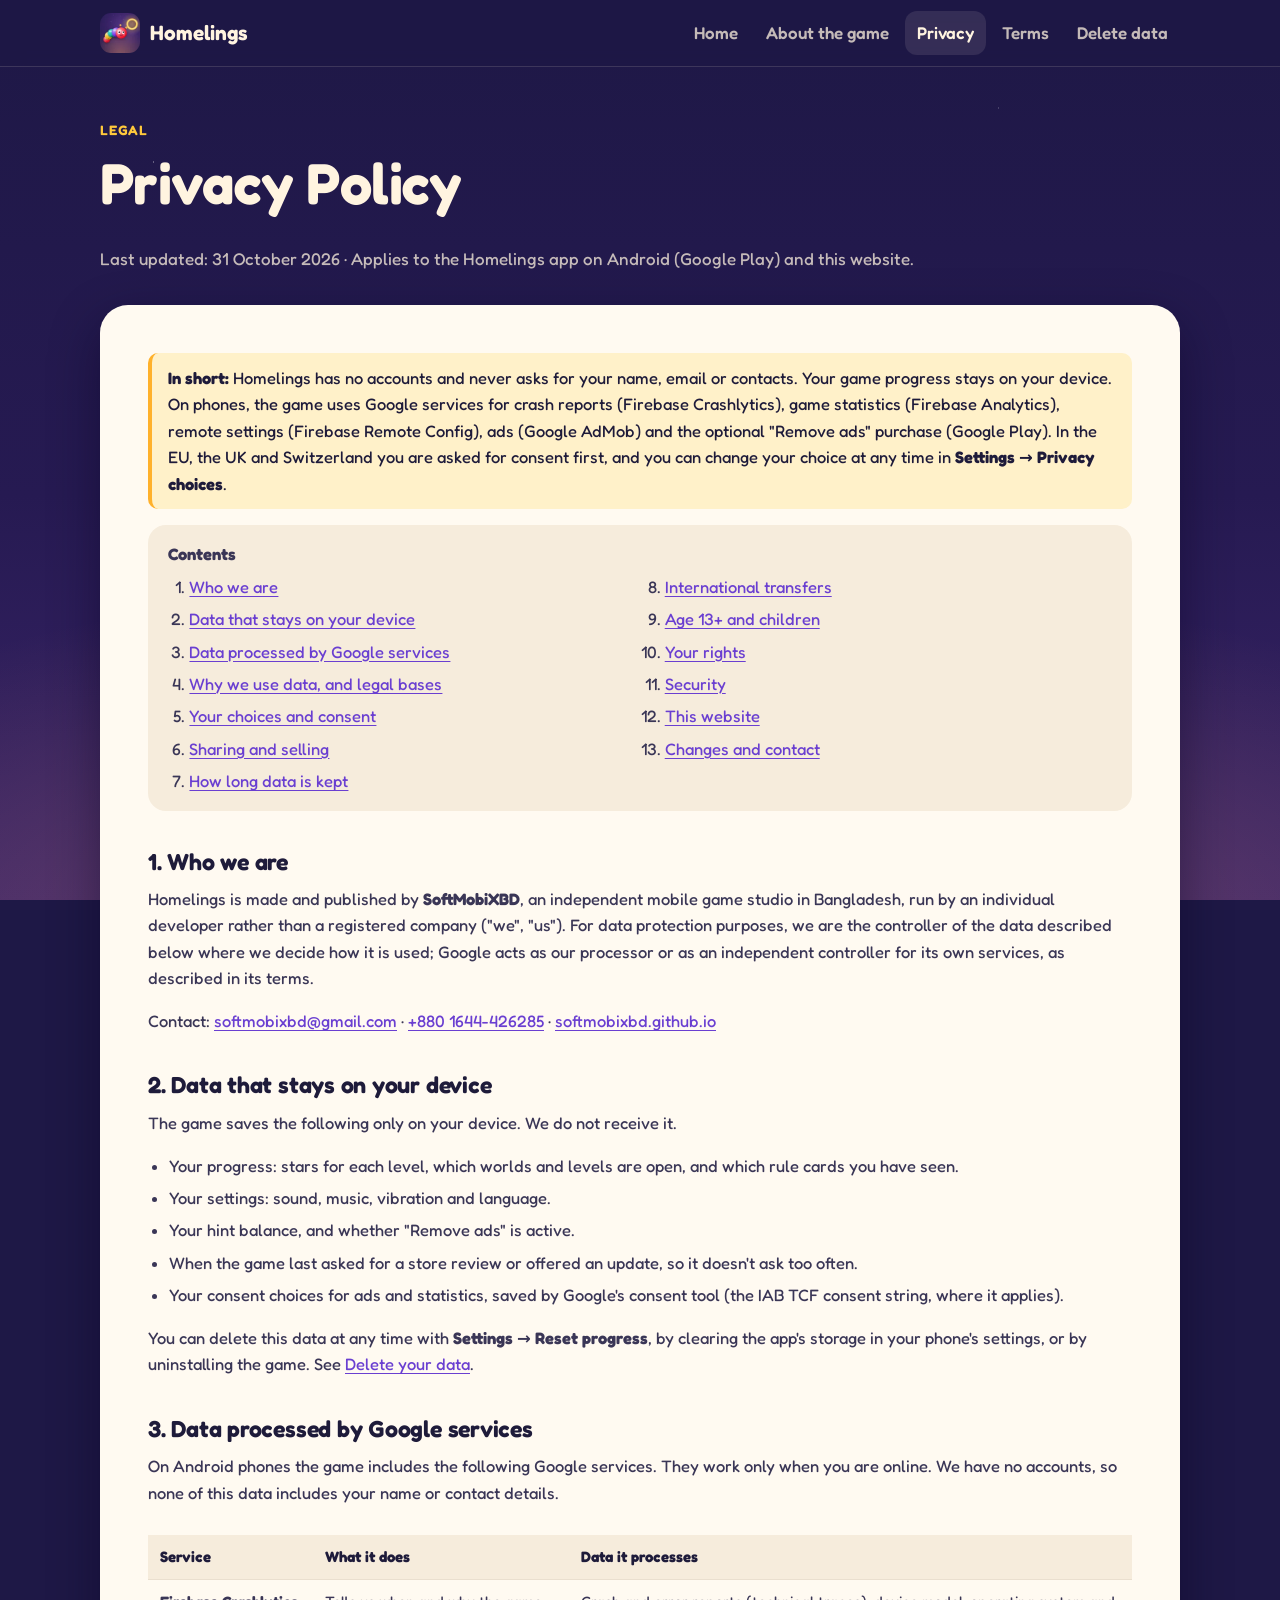
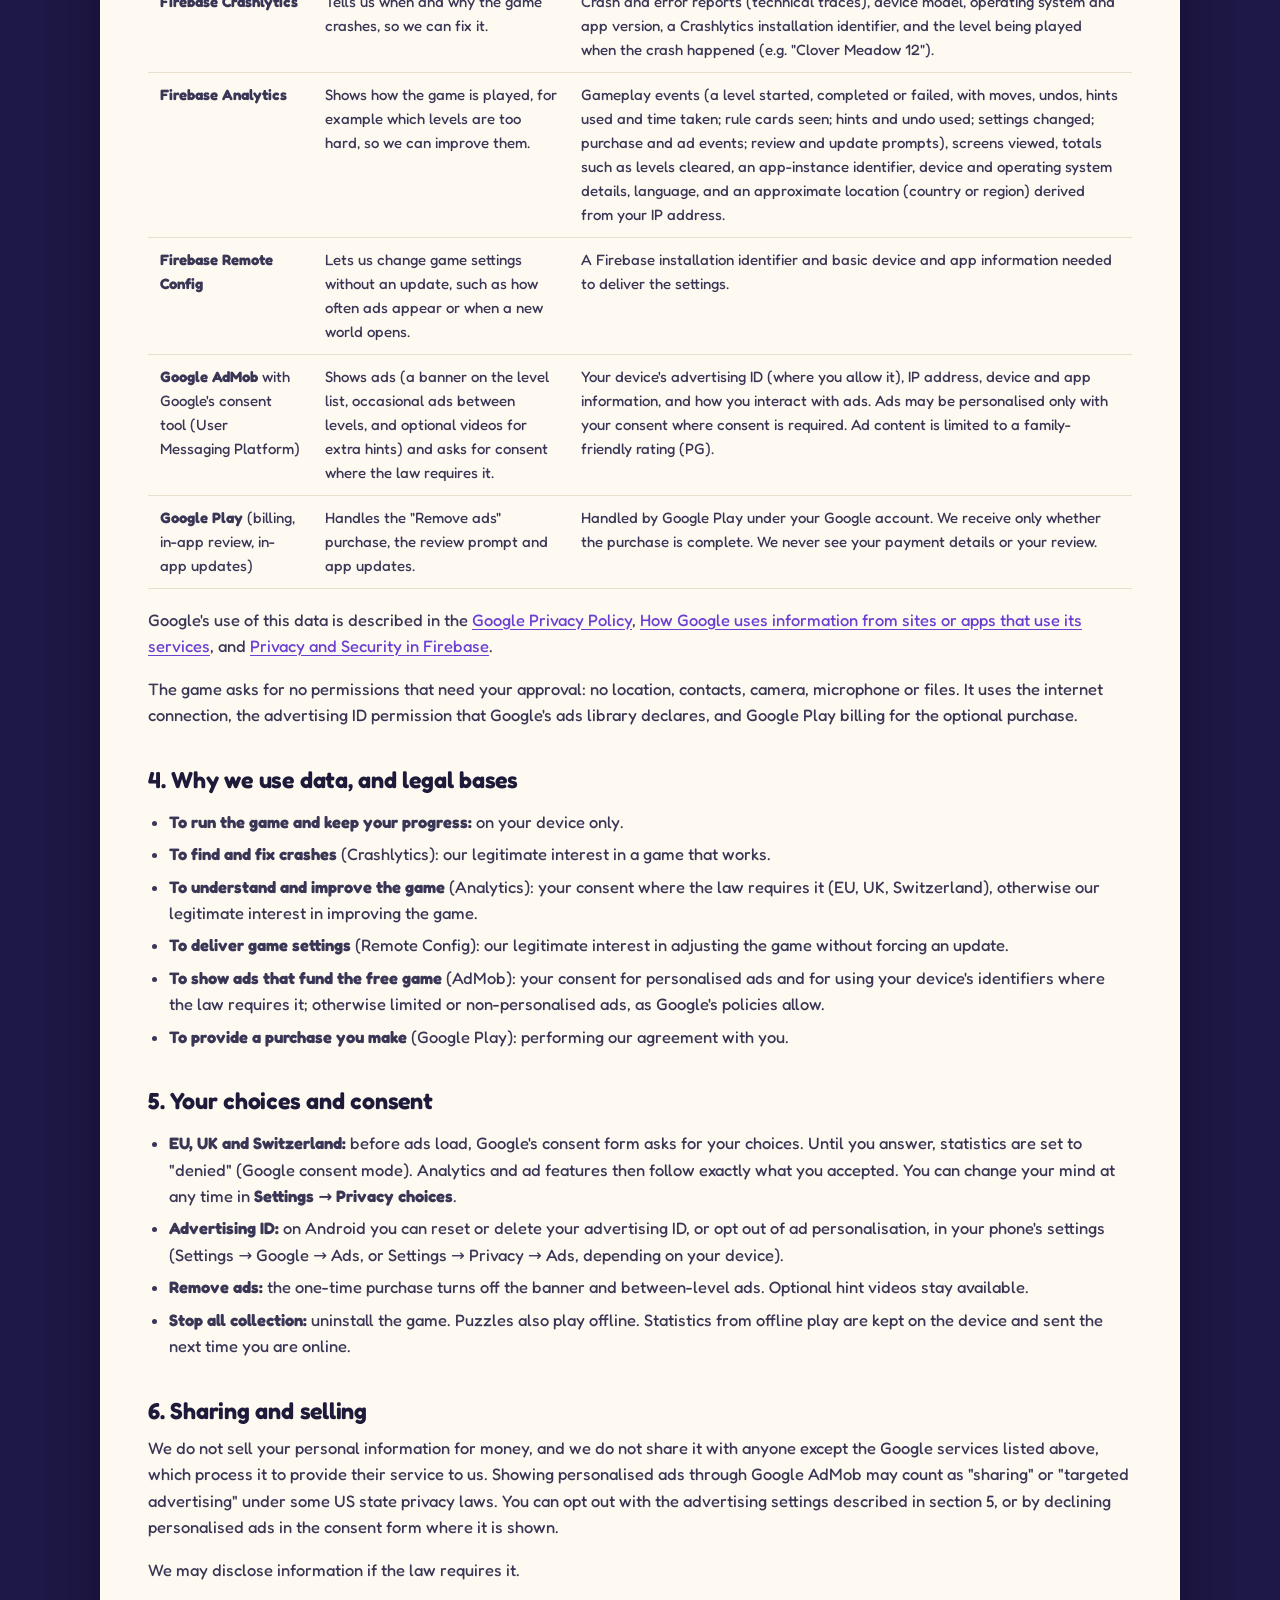
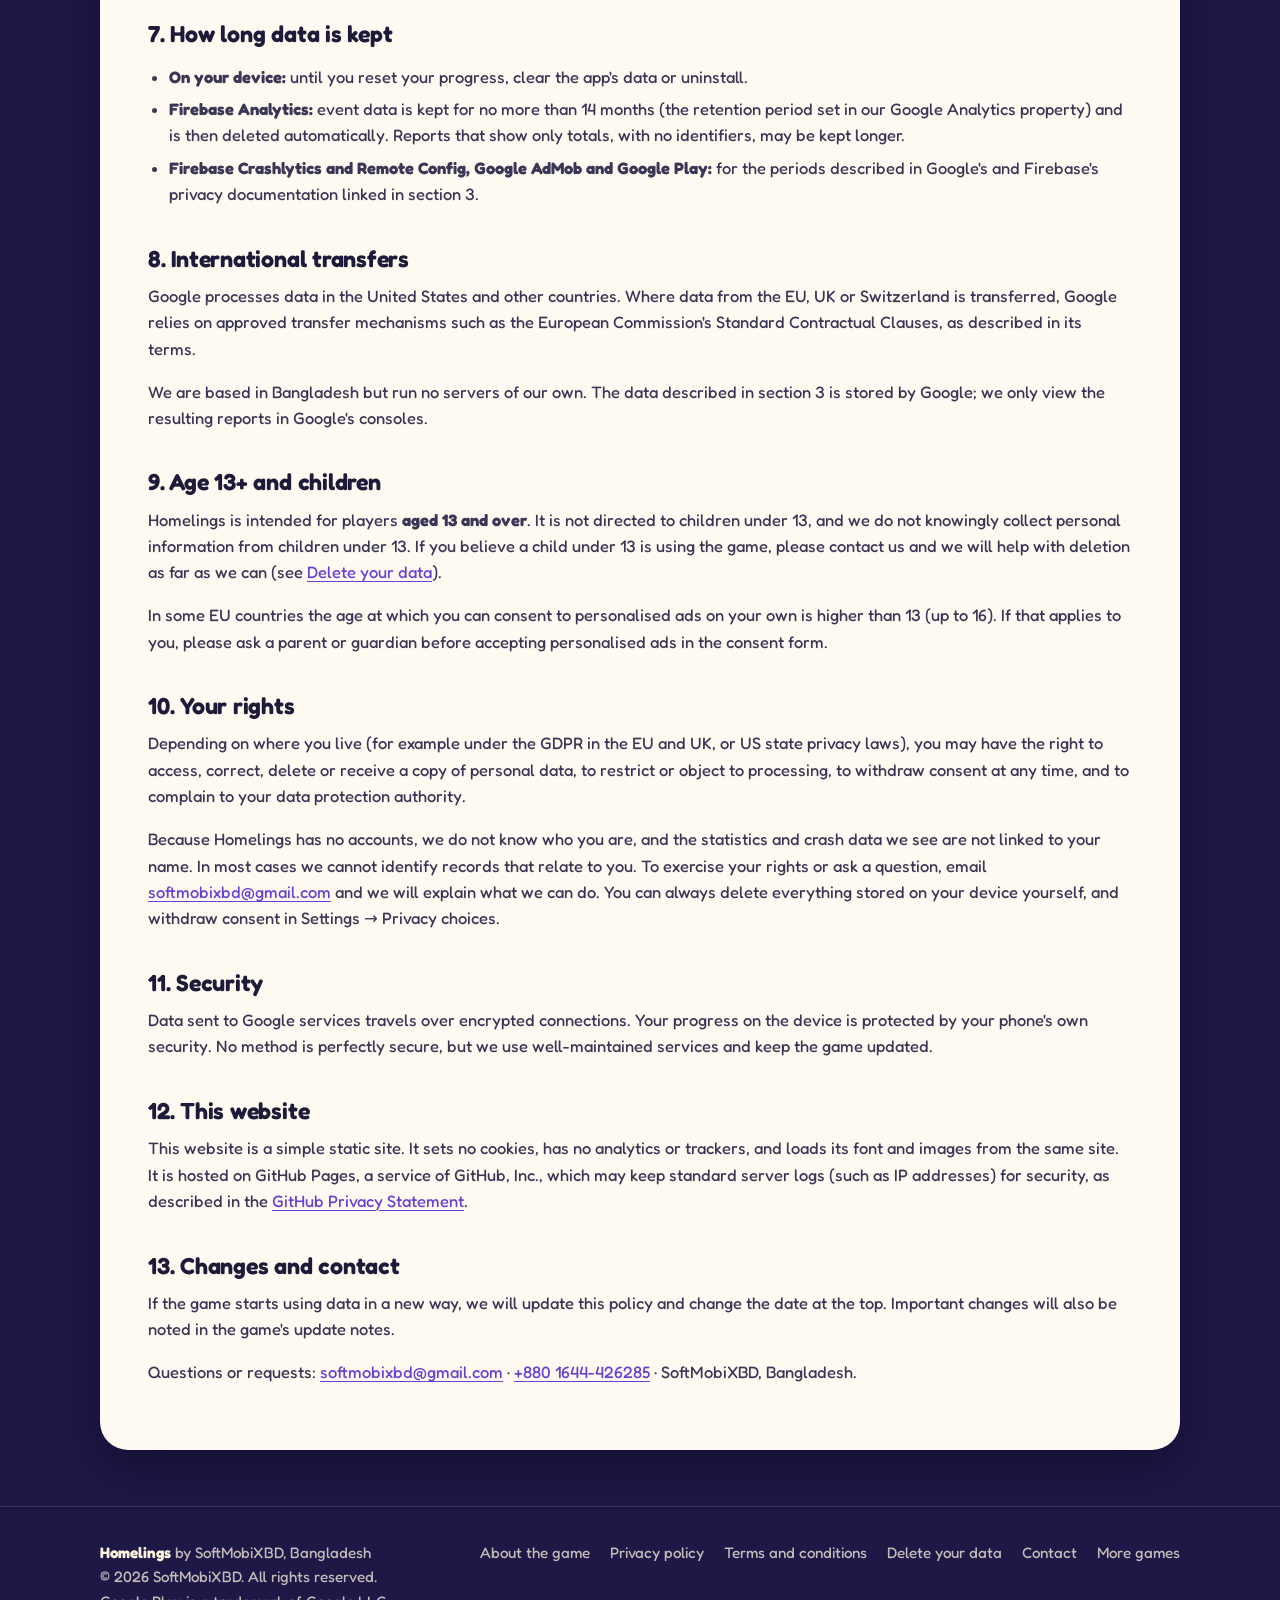
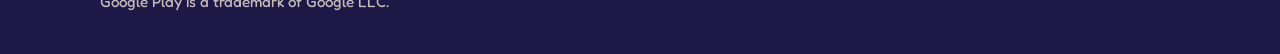
<file: privacy-policy.html>
<!doctype html>
<html lang="en" class="no-js">
<head>
  <meta charset="utf-8">
  <meta name="viewport" content="width=device-width, initial-scale=1">
  <title>Privacy Policy: Homelings</title>
  <meta name="description" content="How the Homelings game handles data: what stays on your device, what Google services (Firebase, AdMob, Google Play) process, your choices and your rights.">
  <link rel="canonical" href="https://softmobixbd.github.io/homelings/privacy-policy.html">
  <meta name="theme-color" content="#1E1846">
  <link rel="icon" type="image/png" sizes="32x32" href="assets/img/favicon-32.png">
  <link rel="apple-touch-icon" href="assets/img/apple-touch-icon.png">
  <link rel="preload" href="assets/fonts/Fredoka.woff2" as="font" type="font/woff2" crossorigin>
  <link rel="stylesheet" href="assets/css/site.css">
</head>
<body>
  <a class="skip" href="#main">Skip to content</a>
  <header class="site-header">
    <div class="wrap">
      <a class="brand" href="index.html"><img src="assets/img/icon-96.webp" alt="" width="40" height="40">Homelings</a>
      <button class="nav-toggle" aria-expanded="false" aria-controls="site-nav">Menu</button>
      <nav class="nav" id="site-nav" aria-label="Main">
        <ul>
          <li><a href="index.html">Home</a></li>
          <li><a href="about.html">About the game</a></li>
          <li><a href="privacy-policy.html" aria-current="page">Privacy</a></li>
          <li><a href="terms.html">Terms</a></li>
          <li><a href="delete-account.html">Delete data</a></li>
        </ul>
      </nav>
    </div>
  </header>

  <main id="main" class="wrap">
    <div class="legal-hero">
      <span class="eyebrow">Legal</span>
      <h1>Privacy Policy</h1>
      <p>Last updated: 31 October 2026 · Applies to the Homelings app on Android (Google Play) and this website.</p>
    </div>

    <article class="paper">
      <p class="note"><strong>In short:</strong> Homelings has no accounts and never asks for your name, email or contacts. Your game progress stays on your device. On phones, the game uses Google services for crash reports (Firebase Crashlytics), game statistics (Firebase Analytics), remote settings (Firebase Remote Config), ads (Google AdMob) and the optional "Remove ads" purchase (Google Play). In the EU, the UK and Switzerland you are asked for consent first, and you can change your choice at any time in <strong>Settings → Privacy choices</strong>.</p>

      <nav class="toc" aria-label="Contents">
        <strong>Contents</strong>
        <ol>
          <li><a href="#who">Who we are</a></li>
          <li><a href="#device">Data that stays on your device</a></li>
          <li><a href="#services">Data processed by Google services</a></li>
          <li><a href="#why">Why we use data, and legal bases</a></li>
          <li><a href="#choices">Your choices and consent</a></li>
          <li><a href="#sharing">Sharing and selling</a></li>
          <li><a href="#retention">How long data is kept</a></li>
          <li><a href="#transfers">International transfers</a></li>
          <li><a href="#children">Age 13+ and children</a></li>
          <li><a href="#rights">Your rights</a></li>
          <li><a href="#security">Security</a></li>
          <li><a href="#website">This website</a></li>
          <li><a href="#changes">Changes and contact</a></li>
        </ol>
      </nav>

      <h2 id="who">1. Who we are</h2>
      <p>Homelings is made and published by <strong>SoftMobiXBD</strong>, an independent mobile game studio in Bangladesh, run by an individual developer rather than a registered company ("we", "us"). For data protection purposes, we are the controller of the data described below where we decide how it is used; Google acts as our processor or as an independent controller for its own services, as described in its terms.</p>
      <p>Contact: <a href="mailto:softmobixbd@gmail.com">softmobixbd@gmail.com</a> · <a href="tel:+8801644426285">+880 1644-426285</a> · <a href="https://softmobixbd.github.io/">softmobixbd.github.io</a></p>

      <h2 id="device">2. Data that stays on your device</h2>
      <p>The game saves the following only on your device. We do not receive it.</p>
      <ul>
        <li>Your progress: stars for each level, which worlds and levels are open, and which rule cards you have seen.</li>
        <li>Your settings: sound, music, vibration and language.</li>
        <li>Your hint balance, and whether "Remove ads" is active.</li>
        <li>When the game last asked for a store review or offered an update, so it doesn't ask too often.</li>
        <li>Your consent choices for ads and statistics, saved by Google's consent tool (the IAB TCF consent string, where it applies).</li>
      </ul>
      <p>You can delete this data at any time with <strong>Settings → Reset progress</strong>, by clearing the app's storage in your phone's settings, or by uninstalling the game. See <a href="delete-account.html">Delete your data</a>.</p>

      <h2 id="services">3. Data processed by Google services</h2>
      <p>On Android phones the game includes the following Google services. They work only when you are online. We have no accounts, so none of this data includes your name or contact details.</p>
      <div class="table-scroll">
        <table>
          <thead><tr><th>Service</th><th>What it does</th><th>Data it processes</th></tr></thead>
          <tbody>
            <tr><td><strong>Firebase Crashlytics</strong></td><td>Tells us when and why the game crashes, so we can fix it.</td><td>Crash and error reports (technical traces), device model, operating system and app version, a Crashlytics installation identifier, and the level being played when the crash happened (e.g. "Clover Meadow 12").</td></tr>
            <tr><td><strong>Firebase Analytics</strong></td><td>Shows how the game is played, for example which levels are too hard, so we can improve them.</td><td>Gameplay events (a level started, completed or failed, with moves, undos, hints used and time taken; rule cards seen; hints and undo used; settings changed; purchase and ad events; review and update prompts), screens viewed, totals such as levels cleared, an app-instance identifier, device and operating system details, language, and an approximate location (country or region) derived from your IP address.</td></tr>
            <tr><td><strong>Firebase Remote Config</strong></td><td>Lets us change game settings without an update, such as how often ads appear or when a new world opens.</td><td>A Firebase installation identifier and basic device and app information needed to deliver the settings.</td></tr>
            <tr><td><strong>Google AdMob</strong> with Google's consent tool (User Messaging Platform)</td><td>Shows ads (a banner on the level list, occasional ads between levels, and optional videos for extra hints) and asks for consent where the law requires it.</td><td>Your device's advertising ID (where you allow it), IP address, device and app information, and how you interact with ads. Ads may be personalised only with your consent where consent is required. Ad content is limited to a family-friendly rating (PG).</td></tr>
            <tr><td><strong>Google Play</strong> (billing, in-app review, in-app updates)</td><td>Handles the "Remove ads" purchase, the review prompt and app updates.</td><td>Handled by Google Play under your Google account. We receive only whether the purchase is complete. We never see your payment details or your review.</td></tr>
          </tbody>
        </table>
      </div>
      <p>Google's use of this data is described in the <a href="https://policies.google.com/privacy" rel="noopener">Google Privacy Policy</a>, <a href="https://policies.google.com/technologies/partner-sites" rel="noopener">How Google uses information from sites or apps that use its services</a>, and <a href="https://firebase.google.com/support/privacy" rel="noopener">Privacy and Security in Firebase</a>.</p>
      <p>The game asks for no permissions that need your approval: no location, contacts, camera, microphone or files. It uses the internet connection, the advertising ID permission that Google's ads library declares, and Google Play billing for the optional purchase.</p>

      <h2 id="why">4. Why we use data, and legal bases</h2>
      <ul>
        <li><strong>To run the game and keep your progress:</strong> on your device only.</li>
        <li><strong>To find and fix crashes</strong> (Crashlytics): our legitimate interest in a game that works.</li>
        <li><strong>To understand and improve the game</strong> (Analytics): your consent where the law requires it (EU, UK, Switzerland), otherwise our legitimate interest in improving the game.</li>
        <li><strong>To deliver game settings</strong> (Remote Config): our legitimate interest in adjusting the game without forcing an update.</li>
        <li><strong>To show ads that fund the free game</strong> (AdMob): your consent for personalised ads and for using your device's identifiers where the law requires it; otherwise limited or non-personalised ads, as Google's policies allow.</li>
        <li><strong>To provide a purchase you make</strong> (Google Play): performing our agreement with you.</li>
      </ul>

      <h2 id="choices">5. Your choices and consent</h2>
      <ul>
        <li><strong>EU, UK and Switzerland:</strong> before ads load, Google's consent form asks for your choices. Until you answer, statistics are set to "denied" (Google consent mode). Analytics and ad features then follow exactly what you accepted. You can change your mind at any time in <strong>Settings → Privacy choices</strong>.</li>
        <li><strong>Advertising ID:</strong> on Android you can reset or delete your advertising ID, or opt out of ad personalisation, in your phone's settings (Settings → Google → Ads, or Settings → Privacy → Ads, depending on your device).</li>
        <li><strong>Remove ads:</strong> the one-time purchase turns off the banner and between-level ads. Optional hint videos stay available.</li>
        <li><strong>Stop all collection:</strong> uninstall the game. Puzzles also play offline. Statistics from offline play are kept on the device and sent the next time you are online.</li>
      </ul>

      <h2 id="sharing">6. Sharing and selling</h2>
      <p>We do not sell your personal information for money, and we do not share it with anyone except the Google services listed above, which process it to provide their service to us. Showing personalised ads through Google AdMob may count as "sharing" or "targeted advertising" under some US state privacy laws. You can opt out with the advertising settings described in section 5, or by declining personalised ads in the consent form where it is shown.</p>
      <p>We may disclose information if the law requires it.</p>

      <h2 id="retention">7. How long data is kept</h2>
      <ul>
        <li><strong>On your device:</strong> until you reset your progress, clear the app's data or uninstall.</li>
        <li><strong>Firebase Analytics:</strong> event data is kept for no more than 14 months (the retention period set in our Google Analytics property) and is then deleted automatically. Reports that show only totals, with no identifiers, may be kept longer.</li>
        <li><strong>Firebase Crashlytics and Remote Config, Google AdMob and Google Play:</strong> for the periods described in Google's and Firebase's privacy documentation linked in section 3.</li>
      </ul>

      <h2 id="transfers">8. International transfers</h2>
      <p>Google processes data in the United States and other countries. Where data from the EU, UK or Switzerland is transferred, Google relies on approved transfer mechanisms such as the European Commission's Standard Contractual Clauses, as described in its terms.</p>
      <p>We are based in Bangladesh but run no servers of our own. The data described in section 3 is stored by Google; we only view the resulting reports in Google's consoles.</p>

      <h2 id="children">9. Age 13+ and children</h2>
      <p>Homelings is intended for players <strong>aged 13 and over</strong>. It is not directed to children under 13, and we do not knowingly collect personal information from children under 13. If you believe a child under 13 is using the game, please contact us and we will help with deletion as far as we can (see <a href="delete-account.html">Delete your data</a>).</p>
      <p>In some EU countries the age at which you can consent to personalised ads on your own is higher than 13 (up to 16). If that applies to you, please ask a parent or guardian before accepting personalised ads in the consent form.</p>

      <h2 id="rights">10. Your rights</h2>
      <p>Depending on where you live (for example under the GDPR in the EU and UK, or US state privacy laws), you may have the right to access, correct, delete or receive a copy of personal data, to restrict or object to processing, to withdraw consent at any time, and to complain to your data protection authority.</p>
      <p>Because Homelings has no accounts, we do not know who you are, and the statistics and crash data we see are not linked to your name. In most cases we cannot identify records that relate to you. To exercise your rights or ask a question, email <a href="mailto:softmobixbd@gmail.com">softmobixbd@gmail.com</a> and we will explain what we can do. You can always delete everything stored on your device yourself, and withdraw consent in Settings → Privacy choices.</p>

      <h2 id="security">11. Security</h2>
      <p>Data sent to Google services travels over encrypted connections. Your progress on the device is protected by your phone's own security. No method is perfectly secure, but we use well-maintained services and keep the game updated.</p>

      <h2 id="website">12. This website</h2>
      <p>This website is a simple static site. It sets no cookies, has no analytics or trackers, and loads its font and images from the same site. It is hosted on GitHub Pages, a service of GitHub, Inc., which may keep standard server logs (such as IP addresses) for security, as described in the <a href="https://docs.github.com/en/site-policy/privacy-policies/github-general-privacy-statement" rel="noopener">GitHub Privacy Statement</a>.</p>

      <h2 id="changes">13. Changes and contact</h2>
      <p>If the game starts using data in a new way, we will update this policy and change the date at the top. Important changes will also be noted in the game's update notes.</p>
      <p>Questions or requests: <a href="mailto:softmobixbd@gmail.com">softmobixbd@gmail.com</a> · <a href="tel:+8801644426285">+880 1644-426285</a> · SoftMobiXBD, Bangladesh.</p>
    </article>
  </main>

  <footer class="site-footer">
    <div class="wrap">
      <div>
        <strong style="color:var(--cream)">Homelings</strong> by <a href="https://softmobixbd.github.io/">SoftMobiXBD</a>, Bangladesh<br>
        © <span data-year>2026</span> SoftMobiXBD. All rights reserved.<br>
        Google Play is a trademark of Google LLC.
      </div>
      <nav aria-label="Footer">
        <ul>
          <li><a href="about.html">About the game</a></li>
          <li><a href="privacy-policy.html">Privacy policy</a></li>
          <li><a href="terms.html">Terms and conditions</a></li>
          <li><a href="delete-account.html">Delete your data</a></li>
          <li><a href="mailto:softmobixbd@gmail.com">Contact</a></li>
          <li><a href="https://softmobixbd.github.io/">More games</a></li>
        </ul>
      </nav>
    </div>
  </footer>
  <script src="assets/js/site.js" defer></script>
</body>
</html>
</file>
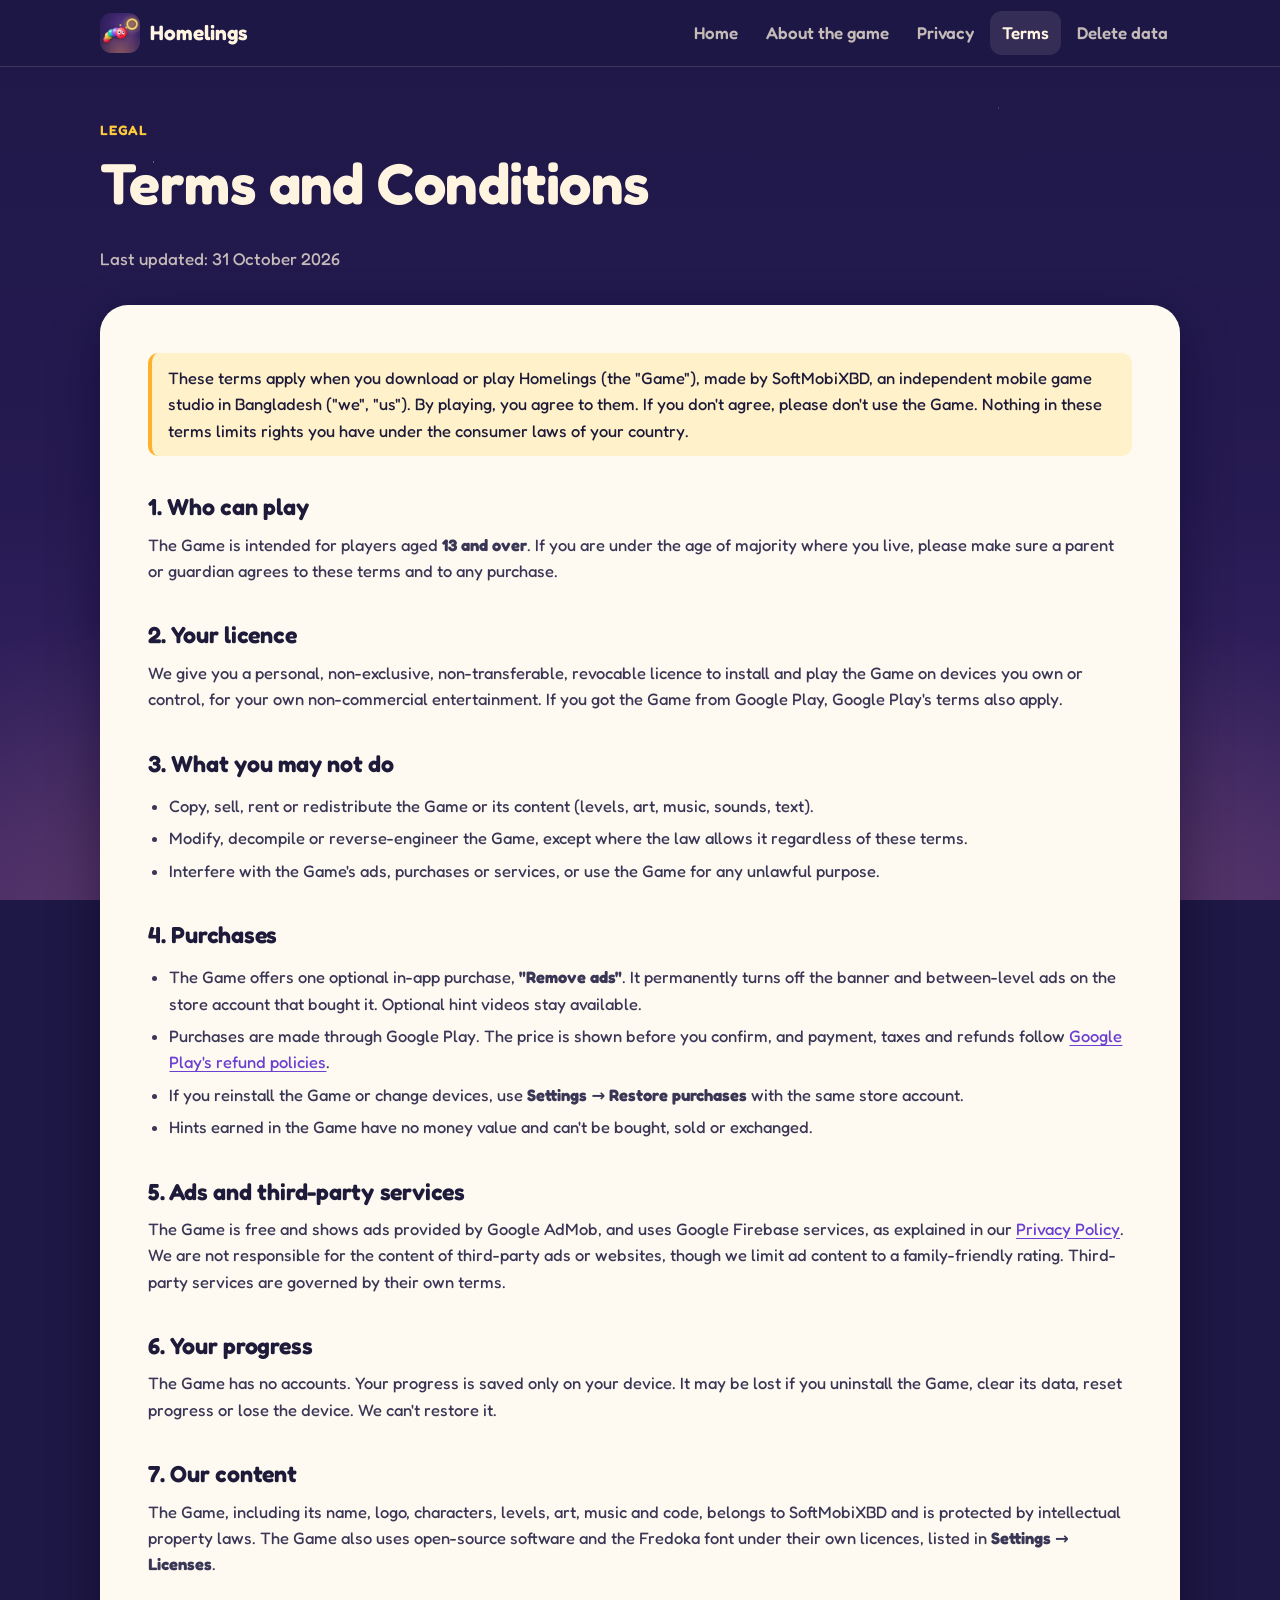
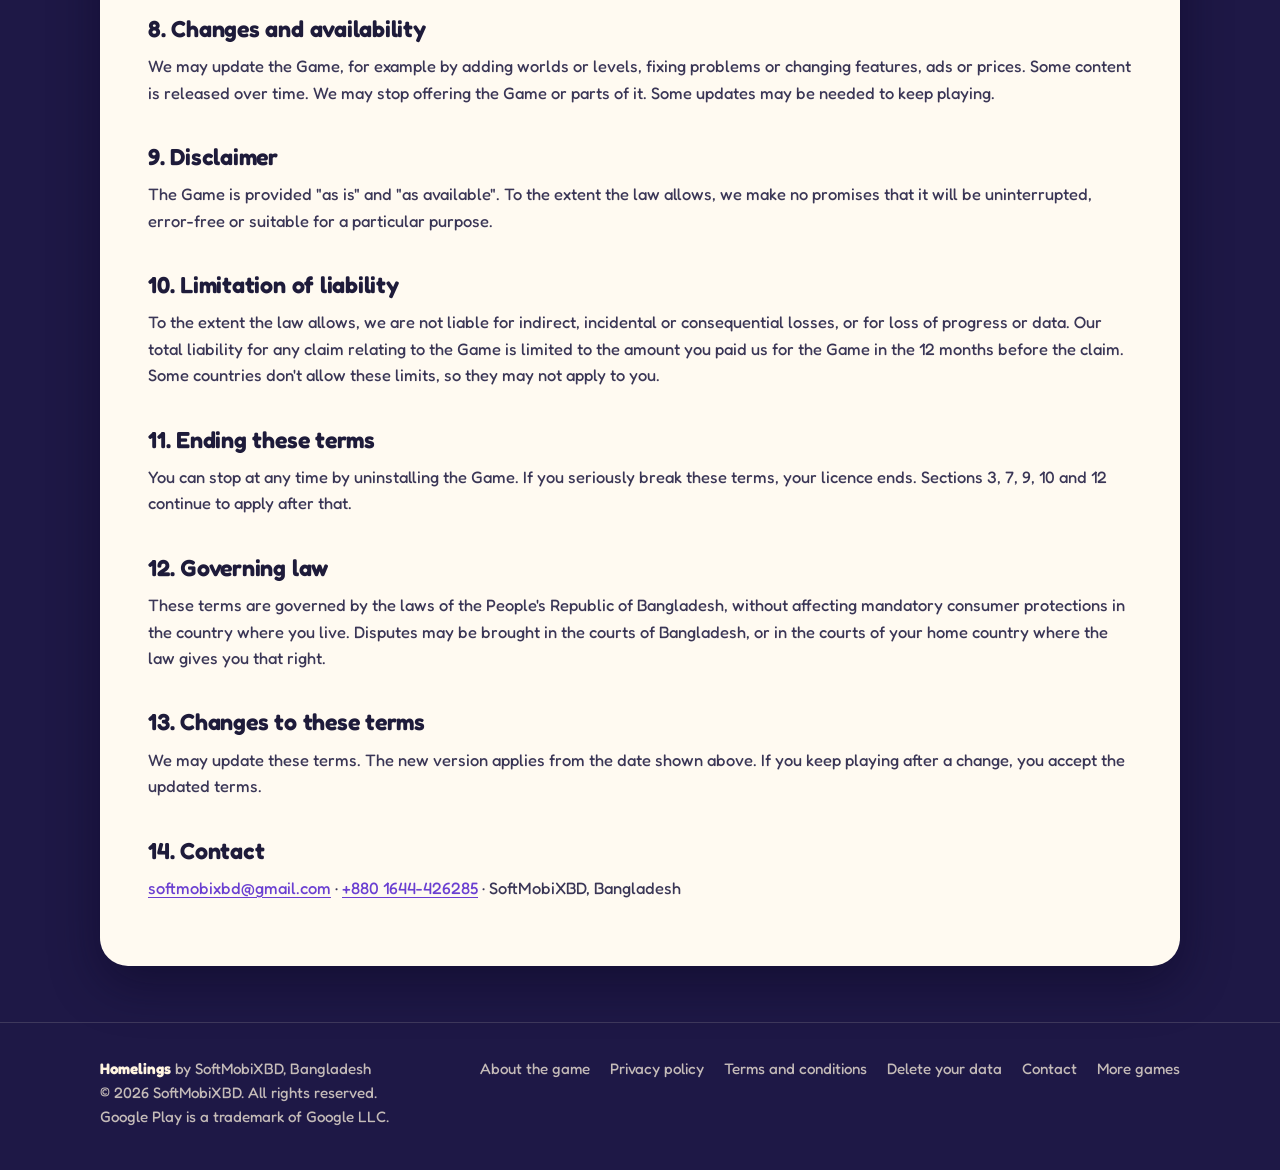
<file: terms.html>
<!doctype html>
<html lang="en" class="no-js">
<head>
  <meta charset="utf-8">
  <meta name="viewport" content="width=device-width, initial-scale=1">
  <title>Terms and Conditions: Homelings</title>
  <meta name="description" content="The terms for playing Homelings: licence, age, purchases, ads, content and liability.">
  <link rel="canonical" href="https://softmobixbd.github.io/homelings/terms.html">
  <meta name="theme-color" content="#1E1846">
  <link rel="icon" type="image/png" sizes="32x32" href="assets/img/favicon-32.png">
  <link rel="apple-touch-icon" href="assets/img/apple-touch-icon.png">
  <link rel="preload" href="assets/fonts/Fredoka.woff2" as="font" type="font/woff2" crossorigin>
  <link rel="stylesheet" href="assets/css/site.css">
</head>
<body>
  <a class="skip" href="#main">Skip to content</a>
  <header class="site-header">
    <div class="wrap">
      <a class="brand" href="index.html"><img src="assets/img/icon-96.webp" alt="" width="40" height="40">Homelings</a>
      <button class="nav-toggle" aria-expanded="false" aria-controls="site-nav">Menu</button>
      <nav class="nav" id="site-nav" aria-label="Main">
        <ul>
          <li><a href="index.html">Home</a></li>
          <li><a href="about.html">About the game</a></li>
          <li><a href="privacy-policy.html">Privacy</a></li>
          <li><a href="terms.html" aria-current="page">Terms</a></li>
          <li><a href="delete-account.html">Delete data</a></li>
        </ul>
      </nav>
    </div>
  </header>

  <main id="main" class="wrap">
    <div class="legal-hero">
      <span class="eyebrow">Legal</span>
      <h1>Terms and Conditions</h1>
      <p>Last updated: 31 October 2026</p>
    </div>

    <article class="paper">
      <p class="note">These terms apply when you download or play Homelings (the "Game"), made by SoftMobiXBD, an independent mobile game studio in Bangladesh ("we", "us"). By playing, you agree to them. If you don't agree, please don't use the Game. Nothing in these terms limits rights you have under the consumer laws of your country.</p>

      <h2>1. Who can play</h2>
      <p>The Game is intended for players aged <strong>13 and over</strong>. If you are under the age of majority where you live, please make sure a parent or guardian agrees to these terms and to any purchase.</p>

      <h2>2. Your licence</h2>
      <p>We give you a personal, non-exclusive, non-transferable, revocable licence to install and play the Game on devices you own or control, for your own non-commercial entertainment. If you got the Game from Google Play, Google Play's terms also apply.</p>

      <h2>3. What you may not do</h2>
      <ul>
        <li>Copy, sell, rent or redistribute the Game or its content (levels, art, music, sounds, text).</li>
        <li>Modify, decompile or reverse-engineer the Game, except where the law allows it regardless of these terms.</li>
        <li>Interfere with the Game's ads, purchases or services, or use the Game for any unlawful purpose.</li>
      </ul>

      <h2>4. Purchases</h2>
      <ul>
        <li>The Game offers one optional in-app purchase, <strong>"Remove ads"</strong>. It permanently turns off the banner and between-level ads on the store account that bought it. Optional hint videos stay available.</li>
        <li>Purchases are made through Google Play. The price is shown before you confirm, and payment, taxes and refunds follow <a href="https://support.google.com/googleplay/answer/2479637" rel="noopener">Google Play's refund policies</a>.</li>
        <li>If you reinstall the Game or change devices, use <strong>Settings → Restore purchases</strong> with the same store account.</li>
        <li>Hints earned in the Game have no money value and can't be bought, sold or exchanged.</li>
      </ul>

      <h2>5. Ads and third-party services</h2>
      <p>The Game is free and shows ads provided by Google AdMob, and uses Google Firebase services, as explained in our <a href="privacy-policy.html">Privacy Policy</a>. We are not responsible for the content of third-party ads or websites, though we limit ad content to a family-friendly rating. Third-party services are governed by their own terms.</p>

      <h2>6. Your progress</h2>
      <p>The Game has no accounts. Your progress is saved only on your device. It may be lost if you uninstall the Game, clear its data, reset progress or lose the device. We can't restore it.</p>

      <h2>7. Our content</h2>
      <p>The Game, including its name, logo, characters, levels, art, music and code, belongs to SoftMobiXBD and is protected by intellectual property laws. The Game also uses open-source software and the Fredoka font under their own licences, listed in <strong>Settings → Licenses</strong>.</p>

      <h2>8. Changes and availability</h2>
      <p>We may update the Game, for example by adding worlds or levels, fixing problems or changing features, ads or prices. Some content is released over time. We may stop offering the Game or parts of it. Some updates may be needed to keep playing.</p>

      <h2>9. Disclaimer</h2>
      <p>The Game is provided "as is" and "as available". To the extent the law allows, we make no promises that it will be uninterrupted, error-free or suitable for a particular purpose.</p>

      <h2>10. Limitation of liability</h2>
      <p>To the extent the law allows, we are not liable for indirect, incidental or consequential losses, or for loss of progress or data. Our total liability for any claim relating to the Game is limited to the amount you paid us for the Game in the 12 months before the claim. Some countries don't allow these limits, so they may not apply to you.</p>

      <h2>11. Ending these terms</h2>
      <p>You can stop at any time by uninstalling the Game. If you seriously break these terms, your licence ends. Sections 3, 7, 9, 10 and 12 continue to apply after that.</p>

      <h2>12. Governing law</h2>
      <p>These terms are governed by the laws of the People's Republic of Bangladesh, without affecting mandatory consumer protections in the country where you live. Disputes may be brought in the courts of Bangladesh, or in the courts of your home country where the law gives you that right.</p>

      <h2>13. Changes to these terms</h2>
      <p>We may update these terms. The new version applies from the date shown above. If you keep playing after a change, you accept the updated terms.</p>

      <h2>14. Contact</h2>
      <p><a href="mailto:softmobixbd@gmail.com">softmobixbd@gmail.com</a> · <a href="tel:+8801644426285">+880 1644-426285</a> · SoftMobiXBD, Bangladesh</p>
    </article>
  </main>

  <footer class="site-footer">
    <div class="wrap">
      <div>
        <strong style="color:var(--cream)">Homelings</strong> by <a href="https://softmobixbd.github.io/">SoftMobiXBD</a>, Bangladesh<br>
        © <span data-year>2026</span> SoftMobiXBD. All rights reserved.<br>
        Google Play is a trademark of Google LLC.
      </div>
      <nav aria-label="Footer">
        <ul>
          <li><a href="about.html">About the game</a></li>
          <li><a href="privacy-policy.html">Privacy policy</a></li>
          <li><a href="terms.html">Terms and conditions</a></li>
          <li><a href="delete-account.html">Delete your data</a></li>
          <li><a href="mailto:softmobixbd@gmail.com">Contact</a></li>
          <li><a href="https://softmobixbd.github.io/">More games</a></li>
        </ul>
      </nav>
    </div>
  </footer>
  <script src="assets/js/site.js" defer></script>
</body>
</html>
</file>
<file: assets/css/site.css>
/* Homelings website. Palette and type follow the game (app/lib/brand/brand.dart). */
@font-face {
  font-family: "Fredoka";
  src: url("../fonts/Fredoka.woff2") format("woff2");
  font-weight: 300 700;
  font-display: swap;
}

:root {
  --dusk: #1e1846;
  --plum: #3a2468;
  --plum-deep: #261a52;
  --horizon: #ff9e6e;
  --gold: #ffc93c;
  --gold-deep: #ffb12b;
  --cream: #fff4e0;
  --cream-dim: rgba(255, 244, 224, 0.74);
  --leaf: #36c46b;
  --ink: #1e1b3a;
  --ink-soft: #3a3656;
  --muted: #6b6785;
  --paper: #fffaf1;
  --line: rgba(255, 244, 224, 0.14);
  --red: #ff4d5e;
  --teal: #1fd1c1;
  --purple: #9b5cff;
  --blue: #3d8bff;
  --radius: 26px;
  --wrap: 1120px;
  --shadow: 0 18px 50px rgba(8, 4, 30, 0.45);
}

* { box-sizing: border-box; }
html { scroll-behavior: smooth; -webkit-text-size-adjust: 100%; }
body {
  margin: 0;
  font-family: "Fredoka", "Noto Sans", system-ui, -apple-system, "Segoe UI", Roboto, sans-serif;
  font-weight: 450;
  font-size: 17px;
  line-height: 1.6;
  color: var(--cream);
  background-color: var(--dusk);
  /* Dusk sky: soft horizon glow + a sprinkle of stars. */
  background-image:
    radial-gradient(1.5px 1.5px at 12% 18%, rgba(255, 255, 255, 0.7), transparent 60%),
    radial-gradient(1.2px 1.2px at 78% 12%, rgba(255, 255, 255, 0.6), transparent 60%),
    radial-gradient(1.4px 1.4px at 46% 34%, rgba(255, 255, 255, 0.5), transparent 60%),
    radial-gradient(1px 1px at 88% 44%, rgba(255, 255, 255, 0.55), transparent 60%),
    radial-gradient(1.3px 1.3px at 24% 62%, rgba(255, 255, 255, 0.45), transparent 60%),
    radial-gradient(1px 1px at 64% 72%, rgba(255, 255, 255, 0.4), transparent 60%),
    radial-gradient(ellipse 120% 60% at 50% 105%, rgba(255, 158, 110, 0.28), transparent 70%),
    linear-gradient(180deg, var(--dusk) 0%, var(--plum-deep) 55%, var(--plum) 100%);
  background-attachment: fixed;
  min-height: 100vh;
}
img { max-width: 100%; height: auto; display: block; }
a { color: var(--gold); text-underline-offset: 3px; }
a:hover { color: #ffe08a; }
:focus-visible { outline: 3px solid var(--gold); outline-offset: 3px; border-radius: 8px; }
h1, h2, h3 { line-height: 1.15; margin: 0 0 0.5em; font-weight: 650; letter-spacing: -0.01em; }
h1 { font-size: clamp(2.2rem, 5.4vw, 3.6rem); }
h2 { font-size: clamp(1.7rem, 3.6vw, 2.5rem); }
h3 { font-size: 1.3rem; }
p { margin: 0 0 1em; }

.wrap { width: 100%; max-width: var(--wrap); margin: 0 auto; padding: 0 20px; }
.visually-hidden { position: absolute !important; width: 1px; height: 1px; overflow: hidden; clip: rect(0 0 0 0); white-space: nowrap; }
.skip { position: absolute; left: -999px; top: 8px; background: var(--gold); color: var(--ink); padding: 8px 14px; border-radius: 10px; z-index: 10; }
.skip:focus { left: 12px; }

/* Header */
.site-header {
  position: sticky; top: 0; z-index: 5;
  background: rgba(30, 24, 70, 0.78);
  backdrop-filter: blur(10px);
  -webkit-backdrop-filter: blur(10px);
  border-bottom: 1px solid var(--line);
}
.site-header .wrap { display: flex; align-items: center; gap: 16px; min-height: 66px; }
.brand { display: flex; align-items: center; gap: 10px; color: var(--cream); text-decoration: none; font-weight: 650; font-size: 1.3rem; }
.brand img { width: 40px; height: 40px; border-radius: 11px; }
.nav { margin-left: auto; }
.nav ul { list-style: none; display: flex; flex-wrap: wrap; gap: 4px; margin: 0; padding: 0; }
.nav a { display: block; color: var(--cream-dim); text-decoration: none; padding: 8px 12px; border-radius: 12px; font-weight: 550; }
.nav a:hover, .nav a[aria-current="page"] { color: var(--cream); background: rgba(255, 244, 224, 0.1); }
.nav-toggle { display: none; margin-left: auto; background: rgba(255, 244, 224, 0.1); color: var(--cream); border: 0; border-radius: 12px; padding: 9px 14px; font: inherit; font-weight: 600; cursor: pointer; }

/* Buttons */
.btn {
  display: inline-flex; align-items: center; justify-content: center; gap: 10px;
  padding: 14px 26px; border-radius: 40px; font-weight: 650; font-size: 1.08rem;
  text-decoration: none; transition: transform 0.15s ease, box-shadow 0.15s ease;
}
.btn:hover { transform: translateY(-2px); }
.btn-gold { color: var(--ink); background: linear-gradient(180deg, #ffd866, var(--gold-deep)); box-shadow: 0 10px 26px rgba(255, 201, 60, 0.35); }
.btn-gold:hover { color: var(--ink); box-shadow: 0 14px 30px rgba(255, 201, 60, 0.45); }
.btn-ghost { color: var(--cream); border: 2px solid rgba(255, 244, 224, 0.35); }
.btn-ghost:hover { color: var(--cream); border-color: var(--cream); }
.btn svg { width: 22px; height: 22px; flex: none; }

/* Hero */
.hero { padding: 56px 0 40px; }
.hero .wrap { display: grid; grid-template-columns: 1.1fr 0.9fr; gap: 40px; align-items: center; }
.hero-logo { width: min(440px, 100%); margin: 0 0 14px -6px; }
.tagline { font-size: clamp(1.2rem, 2.4vw, 1.5rem); color: var(--cream-dim); margin-bottom: 1.2em; }
.hero p.lead { font-size: 1.12rem; max-width: 34em; }
.cta-row { display: flex; flex-wrap: wrap; gap: 12px; margin: 26px 0 14px; }
.small { font-size: 0.92rem; color: var(--cream-dim); }
.hero-art { position: relative; justify-self: center; width: min(420px, 100%); }
.hero-art::before {
  content: ""; position: absolute; inset: 8% 6%; border-radius: 50%;
  background: radial-gradient(circle, rgba(255, 201, 60, 0.32), transparent 65%);
  filter: blur(8px);
}
.hero-art img {
  position: relative; animation: bob 5s ease-in-out infinite;
  /* The artwork's own glow fades out instead of ending at the image edge. */
  -webkit-mask-image: linear-gradient(to right, transparent, #000 8%, #000 92%, transparent), linear-gradient(to bottom, transparent, #000 8%, #000 92%, transparent);
  -webkit-mask-composite: source-in;
  mask-image: linear-gradient(to right, transparent, #000 8%, #000 92%, transparent), linear-gradient(to bottom, transparent, #000 8%, #000 92%, transparent);
  mask-composite: intersect;
}
@keyframes bob { 50% { transform: translateY(-10px) rotate(-1.5deg); } }

/* Sections */
section { padding: 56px 0; }
.section-head { max-width: 680px; margin-bottom: 30px; }
.section-head p { color: var(--cream-dim); font-size: 1.1rem; }
.eyebrow { display: inline-block; color: var(--gold); font-weight: 650; letter-spacing: 0.06em; text-transform: uppercase; font-size: 0.85rem; margin-bottom: 8px; }

.steps { display: grid; grid-template-columns: repeat(3, 1fr); gap: 18px; counter-reset: step; list-style: none; margin: 0; padding: 0; }
.card {
  background: rgba(255, 244, 224, 0.06);
  border: 1px solid var(--line);
  border-radius: var(--radius);
  padding: 24px;
}
.step::before {
  counter-increment: step; content: counter(step);
  display: grid; place-items: center; width: 40px; height: 40px; border-radius: 50%;
  background: var(--gold); color: var(--ink); font-weight: 700; margin-bottom: 14px;
}
.step p { color: var(--cream-dim); margin: 0; }

.worlds { display: grid; grid-template-columns: repeat(2, 1fr); gap: 18px; }
.world {
  display: grid; grid-template-columns: auto 1fr; gap: 16px; align-items: start;
  border-radius: var(--radius); padding: 22px; color: var(--ink);
  box-shadow: var(--shadow);
}
.world h3 { margin-bottom: 2px; }
.world .critters { font-size: 0.85rem; font-weight: 600; opacity: 0.7; text-transform: uppercase; letter-spacing: 0.05em; }
.world p { margin: 6px 0 0; color: var(--ink-soft); }
.world .dot { width: 54px; height: 54px; border-radius: 18px; display: grid; place-items: center; font-size: 28px; }
.w-meadow { background: linear-gradient(135deg, #f1fbe6, #c9efb2); }
.w-meadow .dot { background: #ffffffaa; }
.w-grove { background: linear-gradient(135deg, #2c2463, #4b3a8c); color: var(--cream); }
.w-grove p { color: var(--cream-dim); }
.w-grove .dot { background: rgba(255, 201, 60, 0.22); }
.w-pond { background: linear-gradient(135deg, #e3f6ff, #b9e6f7); }
.w-pond .dot { background: #ffffffaa; }
.w-dell { background: linear-gradient(135deg, #f5ecff, #e1cdfb); }
.w-dell .dot { background: #ffffffaa; }
.coming { margin-top: 18px; color: var(--cream-dim); }

.features { display: grid; grid-template-columns: repeat(3, 1fr); gap: 18px; }
.feature h3 { font-size: 1.15rem; display: flex; align-items: center; gap: 10px; }
.feature h3 span { font-size: 1.4rem; }
.feature p { color: var(--cream-dim); margin: 0; }

.shots { display: flex; gap: 16px; overflow-x: auto; scroll-snap-type: x mandatory; padding: 6px 4px 18px; }
.shots figure { margin: 0; flex: 0 0 min(230px, 62vw); scroll-snap-align: start; }
.shots img { border-radius: 22px; box-shadow: var(--shadow); }
.shots figcaption { font-size: 0.9rem; color: var(--cream-dim); margin-top: 10px; text-align: center; }

.band {
  border-radius: 32px; padding: 40px; text-align: center;
  background: radial-gradient(circle at 50% 120%, rgba(255, 158, 110, 0.35), transparent 60%), linear-gradient(135deg, var(--plum), #50307f);
  border: 1px solid var(--line);
}
.band p { color: var(--cream-dim); max-width: 36em; margin: 0 auto 22px; }

.faq details { border-bottom: 1px solid var(--line); padding: 14px 0; }
.faq summary { cursor: pointer; font-weight: 600; font-size: 1.08rem; }
.faq details p { color: var(--cream-dim); margin: 10px 0 0; }

/* About page */
.split { display: grid; grid-template-columns: 1fr 1fr; gap: 36px; align-items: center; }
.rounded { border-radius: 24px; box-shadow: var(--shadow); }
.facts { display: grid; grid-template-columns: repeat(4, 1fr); gap: 14px; }
.fact { text-align: center; }
.fact strong { display: block; font-size: 2rem; color: var(--gold); line-height: 1.1; }
.fact span { color: var(--cream-dim); font-size: 0.95rem; }
ul.ticks { list-style: none; padding: 0; margin: 0; }
ul.ticks li { padding-left: 30px; position: relative; margin-bottom: 10px; }
ul.ticks li::before { content: "✓"; position: absolute; left: 0; top: 0; color: var(--leaf); font-weight: 700; }

/* Legal pages: light paper for long reading */
.legal-hero { padding: 48px 0 16px; }
.legal-hero p { color: var(--cream-dim); }
.paper {
  background: var(--paper); color: var(--ink-soft); border-radius: 28px;
  padding: clamp(22px, 4vw, 48px); box-shadow: var(--shadow); margin-bottom: 56px;
  font-size: 16.5px;
}
.paper h2 { color: var(--ink); font-size: 1.45rem; margin-top: 1.6em; }
.paper h2:first-child { margin-top: 0; }
.paper h3 { color: var(--ink); font-size: 1.12rem; margin-top: 1.2em; }
.paper a { color: #6a3fd1; }
.paper a:hover { color: #4b23a8; }
.paper ul { padding-left: 1.3em; }
.paper li { margin-bottom: 6px; }
.paper table { width: 100%; border-collapse: collapse; margin: 12px 0 18px; font-size: 15px; }
.paper th, .paper td { text-align: left; vertical-align: top; padding: 10px 12px; border-bottom: 1px solid #eadfcf; }
.paper th { color: var(--ink); background: #f6ecdc; }
.table-scroll { overflow-x: auto; }
.toc { background: #f6ecdc; border-radius: 18px; padding: 16px 20px; margin-bottom: 26px; }
.toc ol { margin: 6px 0 0; padding-left: 1.3em; columns: 2; column-gap: 28px; }
.note { background: #fff1c9; border-left: 4px solid var(--gold-deep); border-radius: 10px; padding: 12px 16px; color: var(--ink); }

/* Footer */
.site-footer { border-top: 1px solid var(--line); padding: 34px 0 40px; color: var(--cream-dim); font-size: 0.95rem; }
.site-footer .wrap { display: flex; flex-wrap: wrap; gap: 18px 36px; justify-content: space-between; align-items: flex-start; }
.site-footer ul { list-style: none; margin: 0; padding: 0; display: flex; flex-wrap: wrap; gap: 6px 20px; }
.site-footer a { color: var(--cream-dim); text-decoration: none; }
.site-footer a:hover { color: var(--cream); text-decoration: underline; }

@media (max-width: 900px) {
  .hero .wrap, .split { grid-template-columns: 1fr; }
  .hero-art { order: -1; width: min(300px, 80%); }
  .steps, .features { grid-template-columns: 1fr 1fr; }
  .facts { grid-template-columns: repeat(2, 1fr); }
}
@media (max-width: 640px) {
  body { font-size: 16px; }
  .nav-toggle { display: block; }
  .nav { display: none; width: 100%; order: 3; padding-bottom: 12px; }
  .nav.open { display: block; }
  .nav ul { flex-direction: column; }
  .site-header .wrap { flex-wrap: wrap; }
  .steps, .features, .worlds { grid-template-columns: 1fr; }
  .toc ol { columns: 1; }
  .band { padding: 28px 20px; }
  section { padding: 42px 0; }
}
/* Without JavaScript the menu is always visible. */
.no-js .nav { display: block; }
.no-js .nav-toggle { display: none; }

@media (prefers-reduced-motion: reduce) {
  * { animation: none !important; transition: none !important; scroll-behavior: auto !important; }
}
</file>
